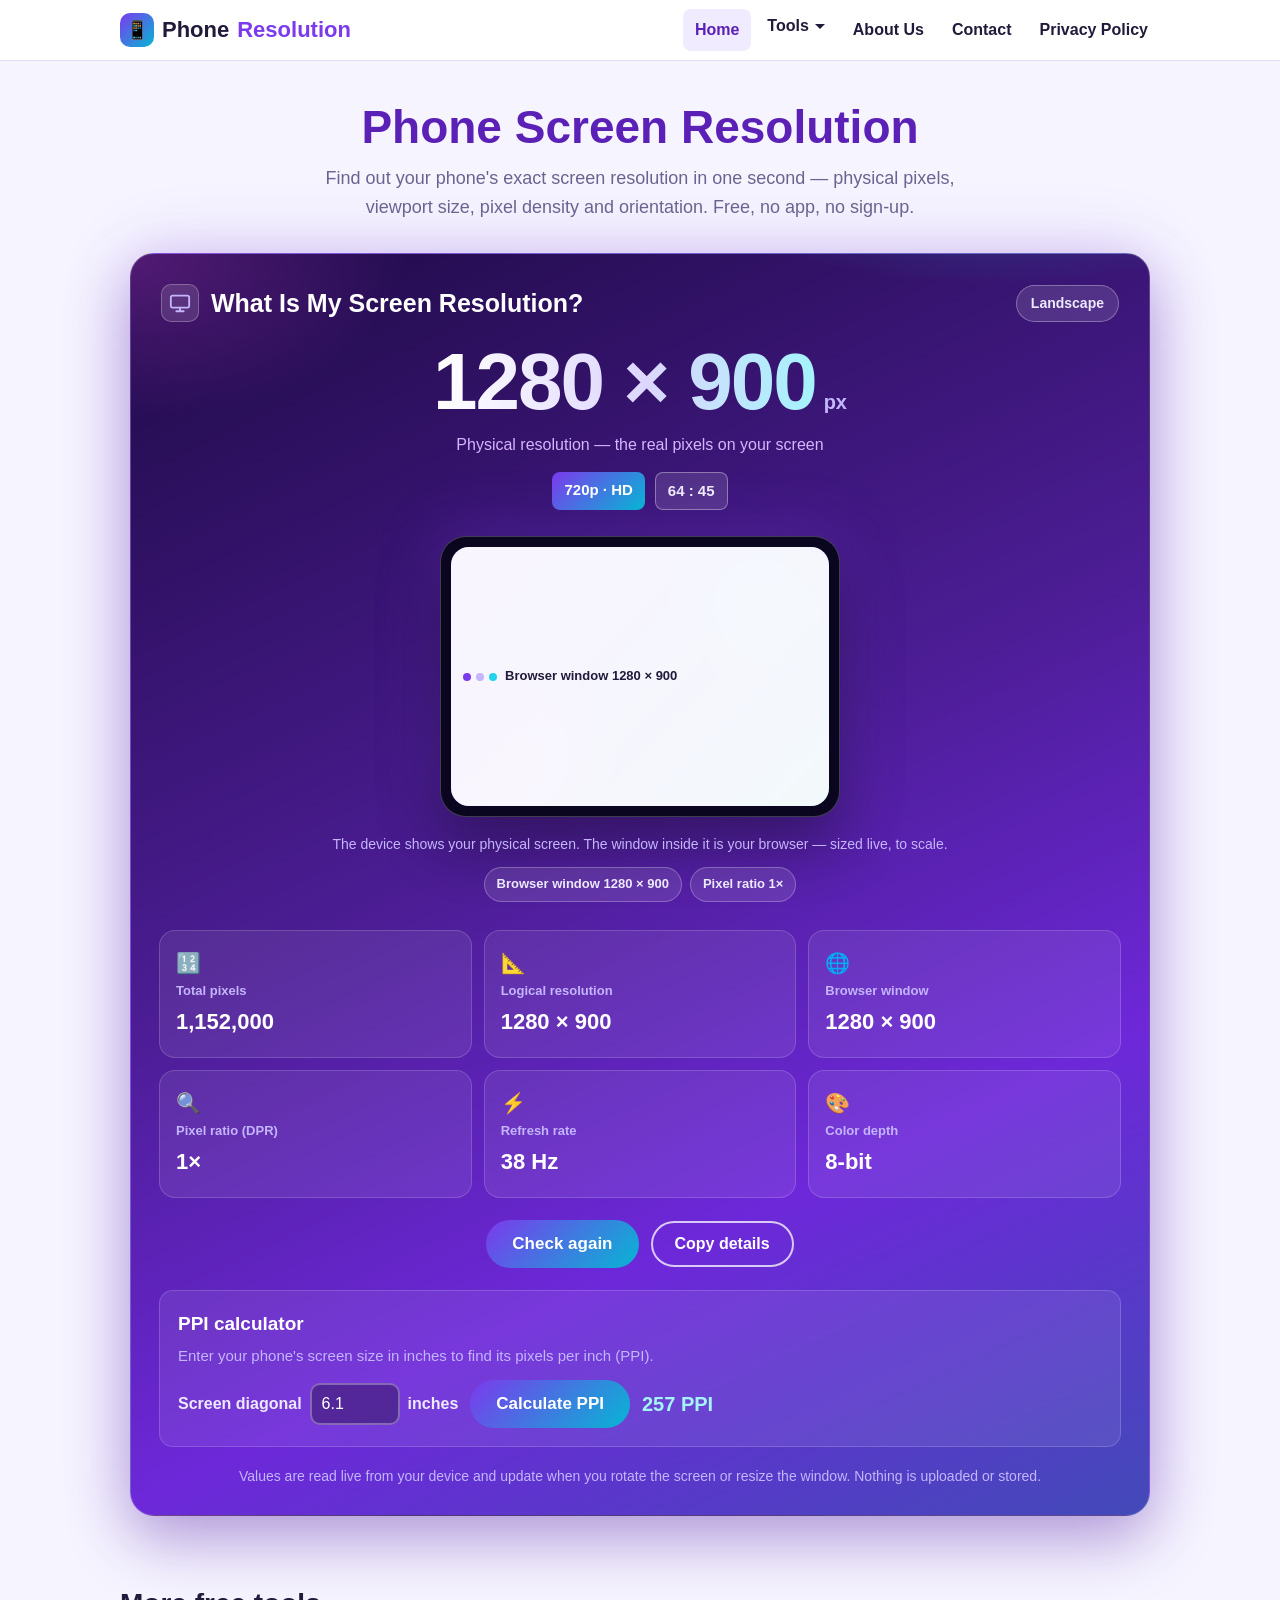
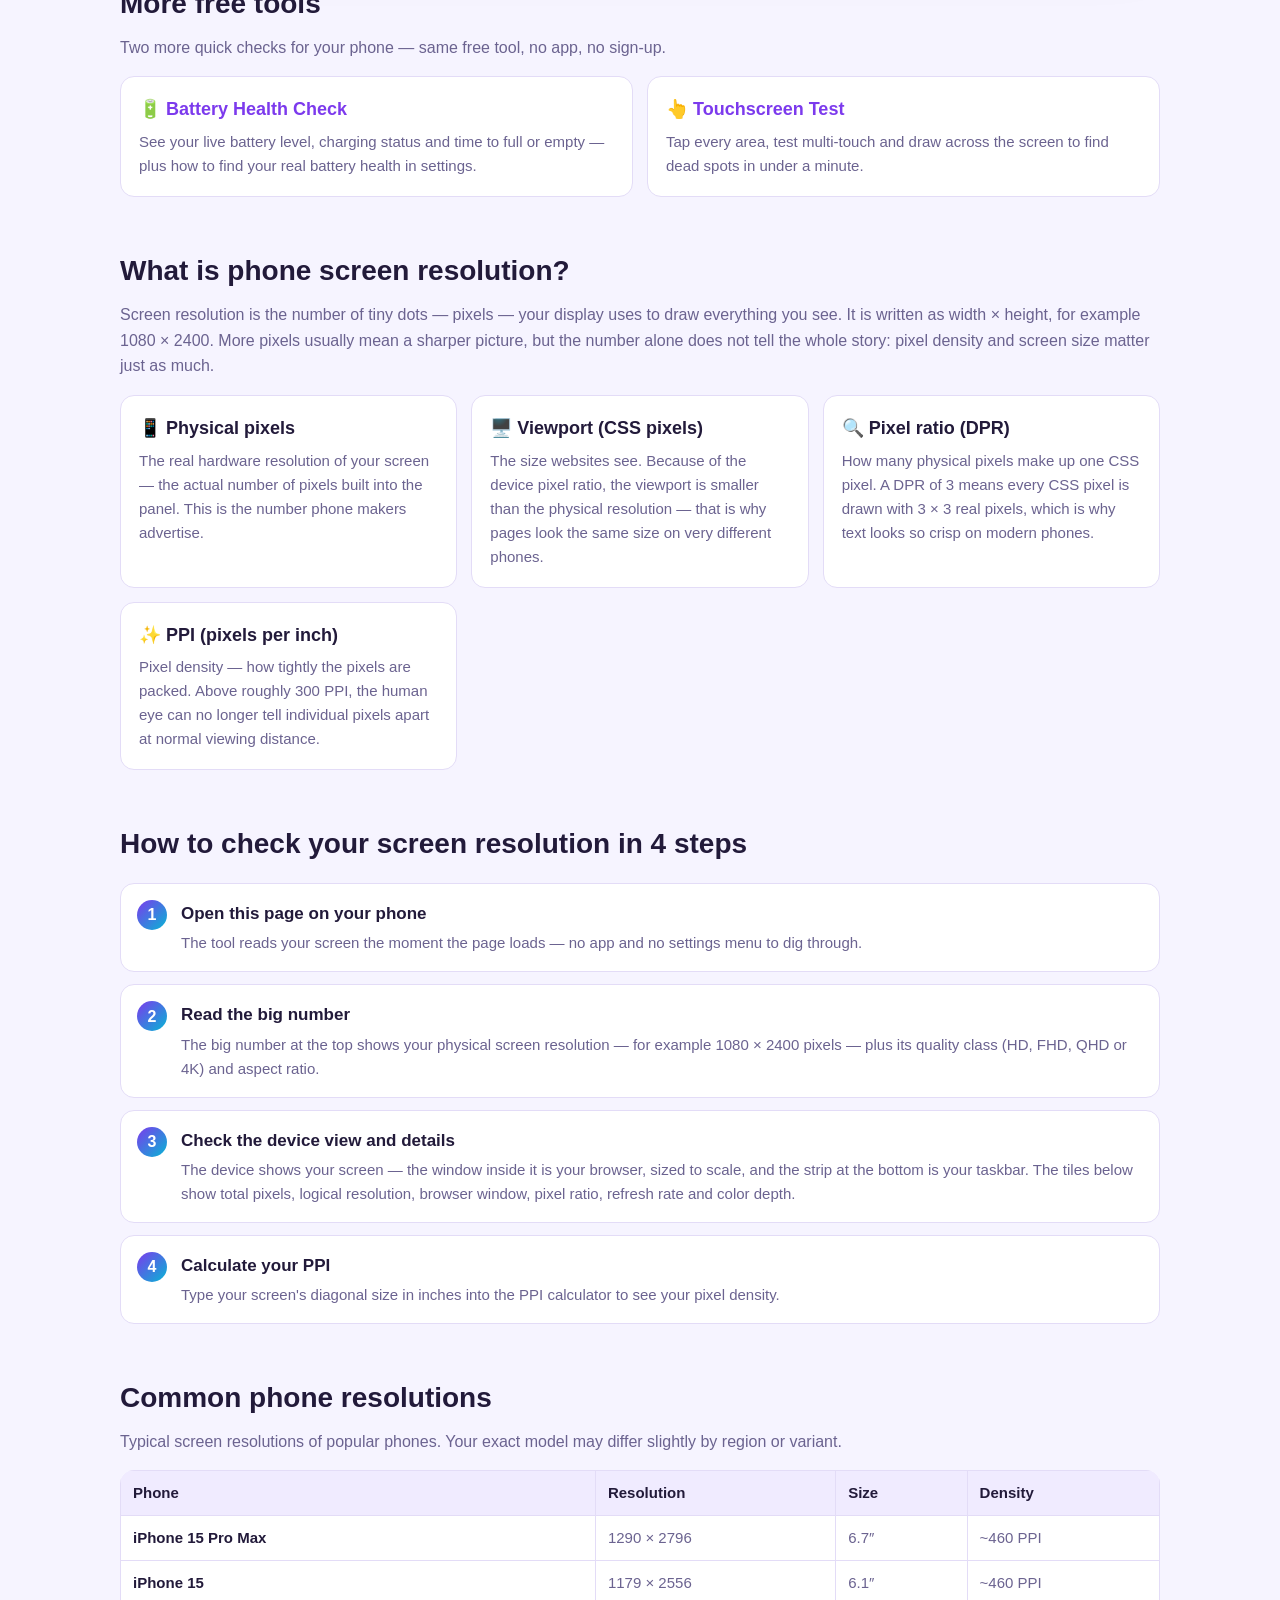
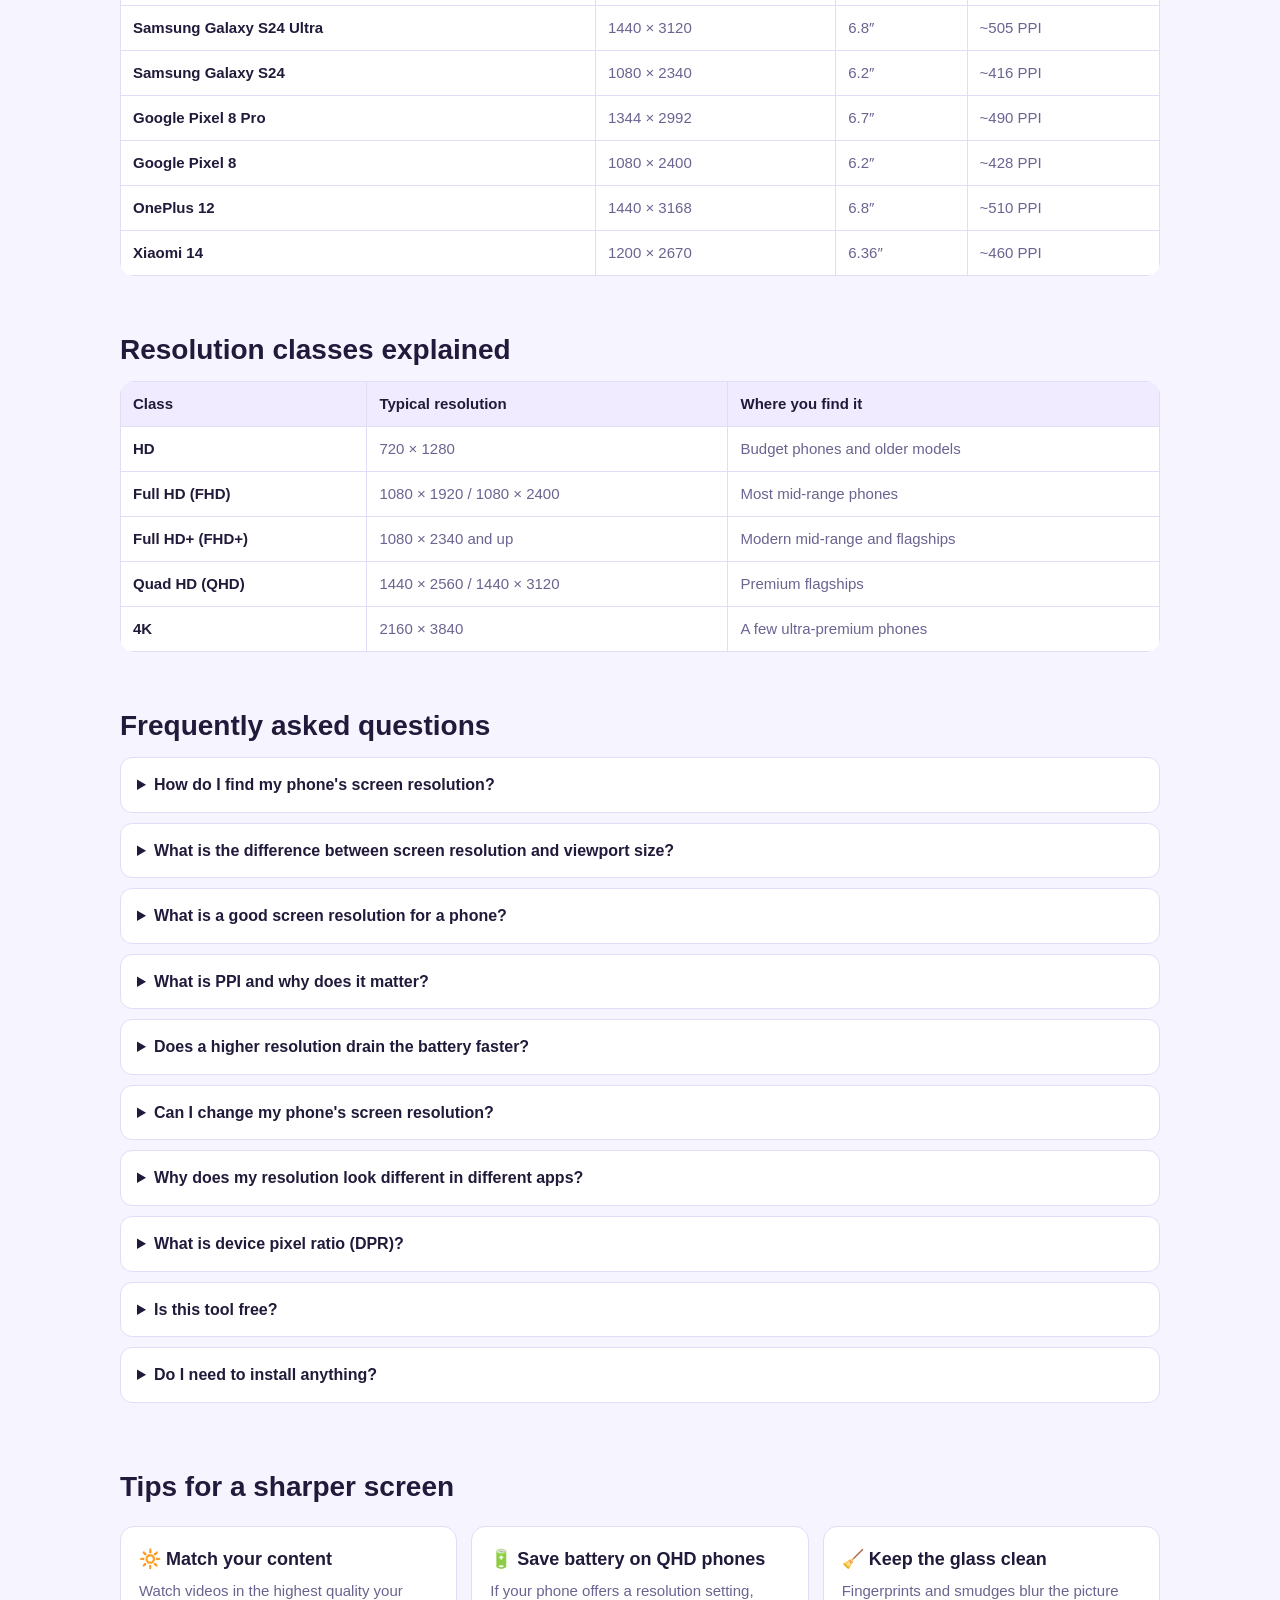
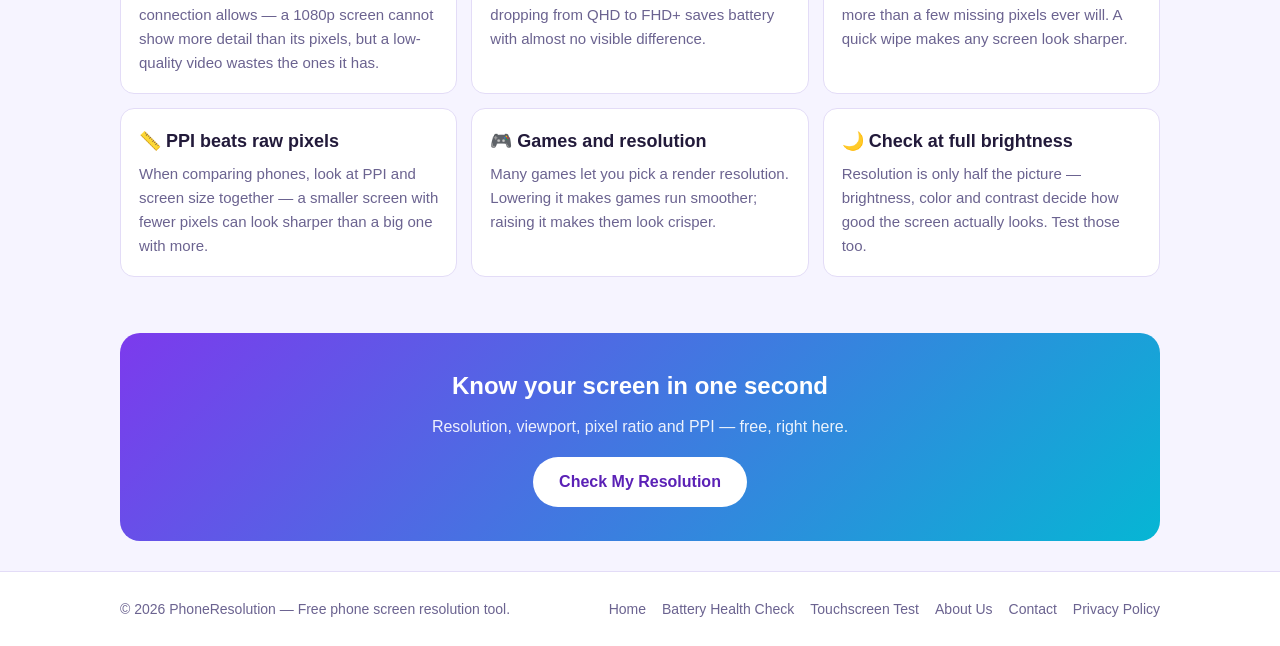
<file: index.html>
<!DOCTYPE html>
<html lang="en">
<head>
<meta charset="UTF-8">
<meta name="viewport" content="width=device-width, initial-scale=1.0">
<title>Phone Screen Resolution - Check Screen Size &amp; DPI (Free)</title>
<meta name="description" content="Check your phone screen resolution instantly — screen size, viewport, DPI, PPI and orientation. Free online tool, no app or download needed.">
<meta name="google-site-verification" content="_-BRUVU3ety-sxMiKPLYXIAc3S__Jb0sioMftiq5Fuo" />
<!-- Google tag (gtag.js) -->
<script async src="https://www.googletagmanager.com/gtag/js?id=G-YL931J847S"></script>
<script>
  window.dataLayer = window.dataLayer || [];
  function gtag(){dataLayer.push(arguments);}
  gtag('js', new Date());
  gtag('config', 'G-YL931J847S');
</script>
<meta name="keywords" content="phone screen resolution, check screen resolution, screen size, screen resolution test, mobile resolution, DPI, PPI, viewport size">
<link rel="canonical" href="https://phonescreenresolution.github.io/">
<meta property="og:title" content="Phone Screen Resolution - Check Screen Size & DPI (Free)">
<meta property="og:description" content="Instantly see your phone's screen resolution, viewport size, pixel ratio and PPI — free, no app needed.">
<meta property="og:type" content="website">
<meta property="og:url" content="https://phonescreenresolution.github.io/">
<link rel="stylesheet" href="styles.css">
<link rel="icon" href="data:image/svg+xml,<svg xmlns='http://www.w3.org/2000/svg' viewBox='0 0 100 100'><text y='.9em' font-size='90'>📱</text></svg>">
</head>
<body>
<header class="site">
  <div class="wrap">
    <a class="logo" href="index.html"><span class="mark">📱</span>Phone<b>Resolution</b></a>
    <button type="button" class="menu-btn" id="menuBtn" aria-label="Menu" aria-expanded="false"><span></span><span></span><span></span></button>
    <nav class="main">
      <a href="index.html" class="active">Home</a>
      <div class="nav-drop">
        <button type="button" class="nav-drop-btn" aria-expanded="false" aria-haspopup="true">Tools <span class="caret" aria-hidden="true"></span></button>
        <div class="nav-drop-menu">
          <a href="battery-health-check.html">Battery Health Check</a>
          <a href="touchscreen-test.html">Touchscreen Test</a>
        </div>
      </div>
      <a href="about.html">About Us</a>
      <a href="contact.html">Contact</a>
      <a href="privacy-policy.html">Privacy Policy</a>
    </nav>
  </div>
</header>

<main class="wrap">
  <div class="hero">
    <h1>Phone Screen Resolution</h1>
    <p class="lede">Find out your phone's exact screen resolution in one second — physical pixels, viewport size, pixel density and orientation. Free, no app, no sign-up.</p>
  </div>

  <!-- Tool — directly under the H1 -->
  <div class="tool" id="tool">
    <div class="res-head">
      <span class="res-icon" aria-hidden="true"><svg viewBox="0 0 24 24" width="22" height="22" fill="none" stroke="#c4b5fd" stroke-width="2" stroke-linecap="round" stroke-linejoin="round"><rect x="2" y="4" width="20" height="13" rx="2"/><path d="M8 21h8M12 17v4"/></svg></span>
      <h2>What Is My Screen Resolution?</h2>
      <span class="orient-pill" id="orientPill">—</span>
    </div>

    <div class="hero-res">
      <div class="hero-res-num"><span id="physRes">— × —</span><small>px</small></div>
      <p class="hero-res-label">Physical resolution — the real pixels on your screen</p>
      <div class="hero-badges">
        <span class="badge badge-class" id="classBadge">—</span>
        <span class="badge badge-aspect" id="aspectBadge">—</span>
      </div>
    </div>

    <div class="device-stage">
      <div class="device" id="deviceFrame" role="img" aria-label="Your screen shown as a device">
        <div class="device-screen">
          <div class="device-window" id="deviceWindow">
            <span class="win-dots" aria-hidden="true"><i></i><i></i><i></i></span>
            <span class="win-label" id="deviceWinLabel">Browser window</span>
          </div>
          <div class="device-taskbar" id="deviceTaskbar"></div>
        </div>
      </div>
      <p class="device-caption">The device shows your physical screen. The window inside it is your browser — sized live, to scale.</p>
      <div class="device-legend">
        <span class="chip" id="legendWindow">Browser window —</span>
        <span class="chip" id="legendTask">Taskbar —</span>
        <span class="chip" id="legendDpr">Pixel ratio —</span>
      </div>
    </div>

    <div class="stat-grid">
      <div class="stat"><span class="s-ico" aria-hidden="true">🔢</span><span class="s-name">Total pixels</span><b id="sTotal">—</b></div>
      <div class="stat"><span class="s-ico" aria-hidden="true">📐</span><span class="s-name">Logical resolution</span><b id="sLogical">—</b></div>
      <div class="stat"><span class="s-ico" aria-hidden="true">🌐</span><span class="s-name">Browser window</span><b id="sWindow">—</b></div>
      <div class="stat"><span class="s-ico" aria-hidden="true">🔍</span><span class="s-name">Pixel ratio (DPR)</span><b id="sDpr">—</b></div>
      <div class="stat"><span class="s-ico" aria-hidden="true">⚡</span><span class="s-name">Refresh rate</span><b id="sRefresh">—</b></div>
      <div class="stat"><span class="s-ico" aria-hidden="true">🎨</span><span class="s-name">Color depth</span><b id="sDepth">—</b></div>
    </div>
    <div class="tool-actions">
      <button type="button" class="btn-main" id="refreshBtn">Check again</button>
      <button type="button" class="btn-ghost" id="copyBtn">Copy details</button>
      <span class="copied" id="copiedMsg" hidden>Copied ✓</span>
    </div>
    <div class="ppi-box">
      <h3>PPI calculator</h3>
      <p>Enter your phone's screen size in inches to find its pixels per inch (PPI).</p>
      <div class="ppi-row">
        <label>Screen diagonal <input type="number" id="diagInput" value="6.1" min="1" max="20" step="0.1"> inches</label>
        <button type="button" class="btn-main" id="ppiBtn">Calculate PPI</button>
        <span class="ppi-result" id="ppiResult">— PPI</span>
      </div>
    </div>
    <p class="tool-note">Values are read live from your device and update when you rotate the screen or resize the window. Nothing is uploaded or stored.</p>
  </div>

  <section class="block">
    <h2>More free tools</h2>
    <p class="intro">Two more quick checks for your phone — same free tool, no app, no sign-up.</p>
    <div class="cards">
      <div class="card">
        <h3>🔋 <a href="battery-health-check.html">Battery Health Check</a></h3>
        <p>See your live battery level, charging status and time to full or empty — plus how to find your real battery health in settings.</p>
      </div>
      <div class="card">
        <h3>👆 <a href="touchscreen-test.html">Touchscreen Test</a></h3>
        <p>Tap every area, test multi-touch and draw across the screen to find dead spots in under a minute.</p>
      </div>
    </div>
  </section>

  <section class="block">
    <h2>What is phone screen resolution?</h2>
    <p class="intro">Screen resolution is the number of tiny dots — pixels — your display uses to draw everything you see. It is written as width × height, for example 1080 × 2400. More pixels usually mean a sharper picture, but the number alone does not tell the whole story: pixel density and screen size matter just as much.</p>
    <div class="cards">
      <div class="card">
        <h3>📱 Physical pixels</h3>
        <p>The real hardware resolution of your screen — the actual number of pixels built into the panel. This is the number phone makers advertise.</p>
      </div>
      <div class="card">
        <h3>🖥️ Viewport (CSS pixels)</h3>
        <p>The size websites see. Because of the device pixel ratio, the viewport is smaller than the physical resolution — that is why pages look the same size on very different phones.</p>
      </div>
      <div class="card">
        <h3>🔍 Pixel ratio (DPR)</h3>
        <p>How many physical pixels make up one CSS pixel. A DPR of 3 means every CSS pixel is drawn with 3 × 3 real pixels, which is why text looks so crisp on modern phones.</p>
      </div>
      <div class="card">
        <h3>✨ PPI (pixels per inch)</h3>
        <p>Pixel density — how tightly the pixels are packed. Above roughly 300 PPI, the human eye can no longer tell individual pixels apart at normal viewing distance.</p>
      </div>
    </div>
  </section>

  <section class="block">
    <h2>How to check your screen resolution in 4 steps</h2>
    <ol class="steps">
      <li><h3>Open this page on your phone</h3><p>The tool reads your screen the moment the page loads — no app and no settings menu to dig through.</p></li>
      <li><h3>Read the big number</h3><p>The big number at the top shows your physical screen resolution — for example 1080 × 2400 pixels — plus its quality class (HD, FHD, QHD or 4K) and aspect ratio.</p></li>
      <li><h3>Check the device view and details</h3><p>The device shows your screen — the window inside it is your browser, sized to scale, and the strip at the bottom is your taskbar. The tiles below show total pixels, logical resolution, browser window, pixel ratio, refresh rate and color depth.</p></li>
      <li><h3>Calculate your PPI</h3><p>Type your screen's diagonal size in inches into the PPI calculator to see your pixel density.</p></li>
    </ol>
  </section>

  <section class="block">
    <h2>Common phone resolutions</h2>
    <p class="intro">Typical screen resolutions of popular phones. Your exact model may differ slightly by region or variant.</p>
    <table class="compare">
      <tr><th>Phone</th><th>Resolution</th><th>Size</th><th>Density</th></tr>
      <tr><td>iPhone 15 Pro Max</td><td>1290 × 2796</td><td>6.7″</td><td>~460 PPI</td></tr>
      <tr><td>iPhone 15</td><td>1179 × 2556</td><td>6.1″</td><td>~460 PPI</td></tr>
      <tr><td>Samsung Galaxy S24 Ultra</td><td>1440 × 3120</td><td>6.8″</td><td>~505 PPI</td></tr>
      <tr><td>Samsung Galaxy S24</td><td>1080 × 2340</td><td>6.2″</td><td>~416 PPI</td></tr>
      <tr><td>Google Pixel 8 Pro</td><td>1344 × 2992</td><td>6.7″</td><td>~490 PPI</td></tr>
      <tr><td>Google Pixel 8</td><td>1080 × 2400</td><td>6.2″</td><td>~428 PPI</td></tr>
      <tr><td>OnePlus 12</td><td>1440 × 3168</td><td>6.8″</td><td>~510 PPI</td></tr>
      <tr><td>Xiaomi 14</td><td>1200 × 2670</td><td>6.36″</td><td>~460 PPI</td></tr>
    </table>
  </section>

  <section class="block">
    <h2>Resolution classes explained</h2>
    <table class="compare">
      <tr><th>Class</th><th>Typical resolution</th><th>Where you find it</th></tr>
      <tr><td>HD</td><td>720 × 1280</td><td>Budget phones and older models</td></tr>
      <tr><td>Full HD (FHD)</td><td>1080 × 1920 / 1080 × 2400</td><td>Most mid-range phones</td></tr>
      <tr><td>Full HD+ (FHD+)</td><td>1080 × 2340 and up</td><td>Modern mid-range and flagships</td></tr>
      <tr><td>Quad HD (QHD)</td><td>1440 × 2560 / 1440 × 3120</td><td>Premium flagships</td></tr>
      <tr><td>4K</td><td>2160 × 3840</td><td>A few ultra-premium phones</td></tr>
    </table>
  </section>

  <section class="block faq">
    <h2>Frequently asked questions</h2>
    <details><summary>How do I find my phone's screen resolution?</summary>
    <p>Open this page on your phone — the tool shows your resolution instantly at the top. No app, no settings, no download. You can also find it in your phone's Settings under About phone, but the exact menu name differs by brand.</p></details>
    <details><summary>What is the difference between screen resolution and viewport size?</summary>
    <p>Screen resolution is the physical number of pixels on your display. Viewport size is the size in CSS pixels that websites use to lay out pages. Because of the device pixel ratio, the viewport is smaller — for example, a phone with a 1179 × 2556 screen may report a viewport of 393 × 852 CSS pixels.</p></details>
    <details><summary>What is a good screen resolution for a phone?</summary>
    <p>For most people, Full HD (1080p) is plenty sharp on a phone-sized screen. Quad HD (1440p) looks slightly crisper on large phones, mainly for VR and very close viewing. Above 1080p the difference is hard to notice in everyday use.</p></details>
    <details><summary>What is PPI and why does it matter?</summary>
    <p>PPI means pixels per inch — how densely pixels are packed. Higher PPI means sharper text and images. Around 300 PPI is the point where individual pixels become invisible to the eye at normal distance; most modern phones are well above 400 PPI.</p></details>
    <details><summary>Does a higher resolution drain the battery faster?</summary>
    <p>Yes, a little. More pixels mean the processor and graphics chip work harder, especially in games and video. Some phones let you lower the resolution in Settings to save battery.</p></details>
    <details><summary>Can I change my phone's screen resolution?</summary>
    <p>On many Android phones you can: look in Settings under Display for "Screen resolution" and pick HD+, FHD+ or QHD+. On iPhones the resolution is fixed and cannot be changed.</p></details>
    <details><summary>Why does my resolution look different in different apps?</summary>
    <p>Some apps and games render at a lower resolution to run faster, and some phones switch resolution automatically to save battery. This tool reads the real hardware resolution, so it is the number to trust.</p></details>
    <details><summary>What is device pixel ratio (DPR)?</summary>
    <p>DPR tells you how many physical pixels are used for each CSS pixel. A DPR of 2 means 2 × 2 real pixels per CSS pixel; a DPR of 3 means 3 × 3. Higher DPR gives sharper text and images.</p></details>
    <details><summary>Is this tool free?</summary>
    <p>Yes, completely free. The resolution check, the details and the PPI calculator are all free, with no limits and no account.</p></details>
    <details><summary>Do I need to install anything?</summary>
    <p>No. This is a web tool — everything runs in your browser on any phone, tablet or computer. Nothing is installed, uploaded or stored.</p></details>
  </section>

  <section class="block">
    <h2>Tips for a sharper screen</h2>
    <div class="cards">
      <div class="card"><h3>🔆 Match your content</h3><p>Watch videos in the highest quality your connection allows — a 1080p screen cannot show more detail than its pixels, but a low-quality video wastes the ones it has.</p></div>
      <div class="card"><h3>🔋 Save battery on QHD phones</h3><p>If your phone offers a resolution setting, dropping from QHD to FHD+ saves battery with almost no visible difference.</p></div>
      <div class="card"><h3>🧹 Keep the glass clean</h3><p>Fingerprints and smudges blur the picture more than a few missing pixels ever will. A quick wipe makes any screen look sharper.</p></div>
      <div class="card"><h3>📏 PPI beats raw pixels</h3><p>When comparing phones, look at PPI and screen size together — a smaller screen with fewer pixels can look sharper than a big one with more.</p></div>
      <div class="card"><h3>🎮 Games and resolution</h3><p>Many games let you pick a render resolution. Lowering it makes games run smoother; raising it makes them look crisper.</p></div>
      <div class="card"><h3>🌙 Check at full brightness</h3><p>Resolution is only half the picture — brightness, color and contrast decide how good the screen actually looks. Test those too.</p></div>
    </div>
  </section>

  <div class="cta">
    <h2>Know your screen in one second</h2>
    <p>Resolution, viewport, pixel ratio and PPI — free, right here.</p>
    <a class="btn" href="#tool">Check My Resolution</a>
  </div>
</main>

<footer class="site">
  <div class="wrap">
    <span>© 2026 PhoneResolution — Free phone screen resolution tool.</span>
    <nav>
      <a href="index.html">Home</a>
      <a href="battery-health-check.html">Battery Health Check</a>
      <a href="touchscreen-test.html">Touchscreen Test</a>
      <a href="about.html">About Us</a>
      <a href="contact.html">Contact</a>
      <a href="privacy-policy.html">Privacy Policy</a>
    </nav>
  </div>
</footer>
<script>
/* Tools dropdown: click to toggle, closes when clicking elsewhere. */
(function () {
  var drop = document.querySelector('.nav-drop');
  if (!drop) return;
  var btn = drop.querySelector('.nav-drop-btn');
  btn.addEventListener('click', function (e) {
    e.stopPropagation();
    var open = drop.classList.toggle('open');
    btn.setAttribute('aria-expanded', open ? 'true' : 'false');
  });
  document.addEventListener('click', function (e) {
    if (!drop.contains(e.target)) {
      drop.classList.remove('open');
      btn.setAttribute('aria-expanded', 'false');
    }
  });
  drop.querySelectorAll('.nav-drop-menu a').forEach(function (a) {
    a.addEventListener('click', function () {
      drop.classList.remove('open');
      btn.setAttribute('aria-expanded', 'false');
      var nav = document.querySelector('nav.main');
      var menuBtn = document.getElementById('menuBtn');
      if (nav) nav.classList.remove('open');
      if (menuBtn) { menuBtn.classList.remove('open'); menuBtn.setAttribute('aria-expanded', 'false'); }
    });
  });
})();
</script>
<script src="app.js"></script>
</body>
</html>
</file>
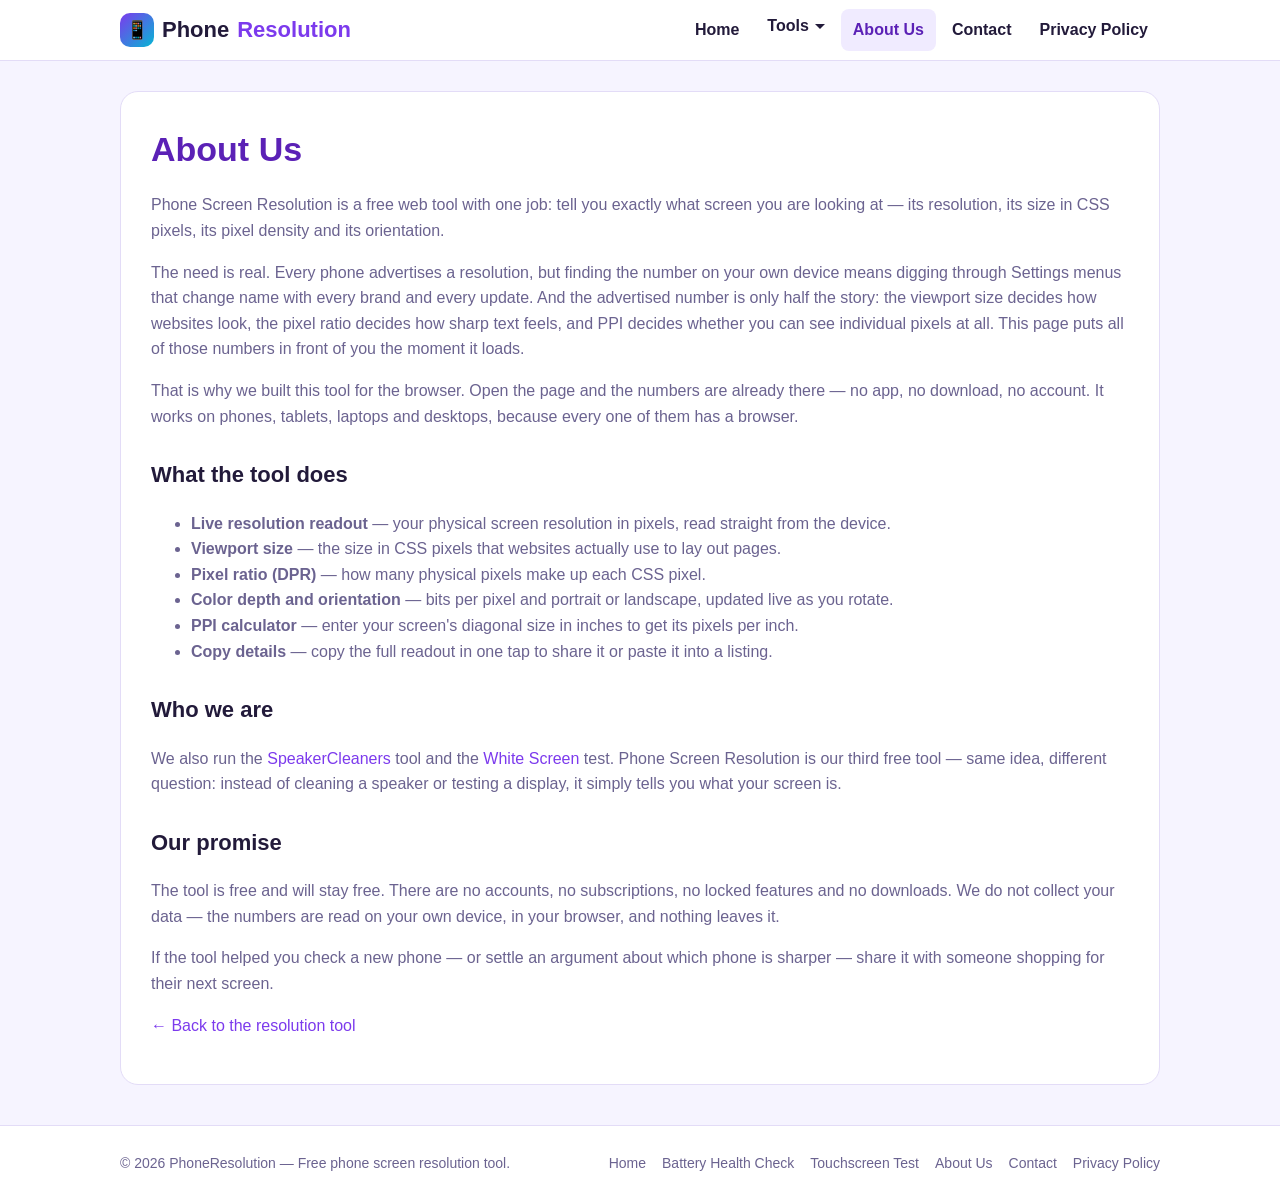
<file: about.html>
<!DOCTYPE html>
<html lang="en">
<head>
<meta charset="UTF-8">
<meta name="viewport" content="width=device-width, initial-scale=1.0">
<title>About Us - Phone Screen Resolution</title>
<meta name="description" content="About Phone Screen Resolution — a free tool that instantly shows your phone's screen resolution, viewport size, pixel ratio and PPI, right in your browser.">
<meta name="google-site-verification" content="_-BRUVU3ety-sxMiKPLYXIAc3S__Jb0sioMftiq5Fuo" />
<!-- Google tag (gtag.js) -->
<script async src="https://www.googletagmanager.com/gtag/js?id=G-YL931J847S"></script>
<script>
  window.dataLayer = window.dataLayer || [];
  function gtag(){dataLayer.push(arguments);}
  gtag('js', new Date());
  gtag('config', 'G-YL931J847S');
</script>
<link rel="stylesheet" href="styles.css">
<link rel="icon" href="data:image/svg+xml,<svg xmlns='http://www.w3.org/2000/svg' viewBox='0 0 100 100'><text y='.9em' font-size='90'>📱</text></svg>">
</head>
<body>
<header class="site">
  <div class="wrap">
    <a class="logo" href="index.html"><span class="mark">📱</span>Phone<b>Resolution</b></a>
    <button type="button" class="menu-btn" id="menuBtn" aria-label="Menu" aria-expanded="false"><span></span><span></span><span></span></button>
    <nav class="main">
      <a href="index.html">Home</a>
      <div class="nav-drop">
        <button type="button" class="nav-drop-btn" aria-expanded="false" aria-haspopup="true">Tools <span class="caret" aria-hidden="true"></span></button>
        <div class="nav-drop-menu">
          <a href="battery-health-check.html">Battery Health Check</a>
          <a href="touchscreen-test.html">Touchscreen Test</a>
        </div>
      </div>
      <a href="about.html" class="active">About Us</a>
      <a href="contact.html">Contact</a>
      <a href="privacy-policy.html">Privacy Policy</a>
    </nav>
  </div>
</header>
<main class="wrap">
  <div class="page">
    <h1>About Us</h1>
    <p>Phone Screen Resolution is a free web tool with one job: tell you exactly what screen you are looking at — its resolution, its size in CSS pixels, its pixel density and its orientation.</p>
    <p>The need is real. Every phone advertises a resolution, but finding the number on your own device means digging through Settings menus that change name with every brand and every update. And the advertised number is only half the story: the viewport size decides how websites look, the pixel ratio decides how sharp text feels, and PPI decides whether you can see individual pixels at all. This page puts all of those numbers in front of you the moment it loads.</p>
    <p>That is why we built this tool for the browser. Open the page and the numbers are already there — no app, no download, no account. It works on phones, tablets, laptops and desktops, because every one of them has a browser.</p>
    <h2>What the tool does</h2>
    <ul>
      <li><strong>Live resolution readout</strong> — your physical screen resolution in pixels, read straight from the device.</li>
      <li><strong>Viewport size</strong> — the size in CSS pixels that websites actually use to lay out pages.</li>
      <li><strong>Pixel ratio (DPR)</strong> — how many physical pixels make up each CSS pixel.</li>
      <li><strong>Color depth and orientation</strong> — bits per pixel and portrait or landscape, updated live as you rotate.</li>
      <li><strong>PPI calculator</strong> — enter your screen's diagonal size in inches to get its pixels per inch.</li>
      <li><strong>Copy details</strong> — copy the full readout in one tap to share it or paste it into a listing.</li>
    </ul>
    <h2>Who we are</h2>
    <p>We also run the <a href="https://speakercleaners.github.io/" target="_blank" rel="noopener">SpeakerCleaners</a> tool and the <a href="https://whitescreentest.github.io/" target="_blank" rel="noopener">White Screen</a> test. Phone Screen Resolution is our third free tool — same idea, different question: instead of cleaning a speaker or testing a display, it simply tells you what your screen is.</p>
    <h2>Our promise</h2>
    <p>The tool is free and will stay free. There are no accounts, no subscriptions, no locked features and no downloads. We do not collect your data — the numbers are read on your own device, in your browser, and nothing leaves it.</p>
    <p>If the tool helped you check a new phone — or settle an argument about which phone is sharper — share it with someone shopping for their next screen.</p>
    <p><a href="index.html">← Back to the resolution tool</a></p>
  </div>
</main>
<footer class="site">
  <div class="wrap">
    <span>© 2026 PhoneResolution — Free phone screen resolution tool.</span>
    <nav>
      <a href="index.html">Home</a>
      <a href="battery-health-check.html">Battery Health Check</a>
      <a href="touchscreen-test.html">Touchscreen Test</a>
      <a href="about.html">About Us</a>
      <a href="contact.html">Contact</a>
      <a href="privacy-policy.html">Privacy Policy</a>
    </nav>
  </div>
</footer>
<script>
/* Tools dropdown: click to toggle, closes when clicking elsewhere. */
(function () {
  var drop = document.querySelector('.nav-drop');
  if (!drop) return;
  var btn = drop.querySelector('.nav-drop-btn');
  btn.addEventListener('click', function (e) {
    e.stopPropagation();
    var open = drop.classList.toggle('open');
    btn.setAttribute('aria-expanded', open ? 'true' : 'false');
  });
  document.addEventListener('click', function (e) {
    if (!drop.contains(e.target)) {
      drop.classList.remove('open');
      btn.setAttribute('aria-expanded', 'false');
    }
  });
  drop.querySelectorAll('.nav-drop-menu a').forEach(function (a) {
    a.addEventListener('click', function () {
      drop.classList.remove('open');
      btn.setAttribute('aria-expanded', 'false');
      var nav = document.querySelector('nav.main');
      var menuBtn = document.getElementById('menuBtn');
      if (nav) nav.classList.remove('open');
      if (menuBtn) { menuBtn.classList.remove('open'); menuBtn.setAttribute('aria-expanded', 'false'); }
    });
  });
})();
</script>
<script src="app.js"></script>
</body>
</html>
</file>
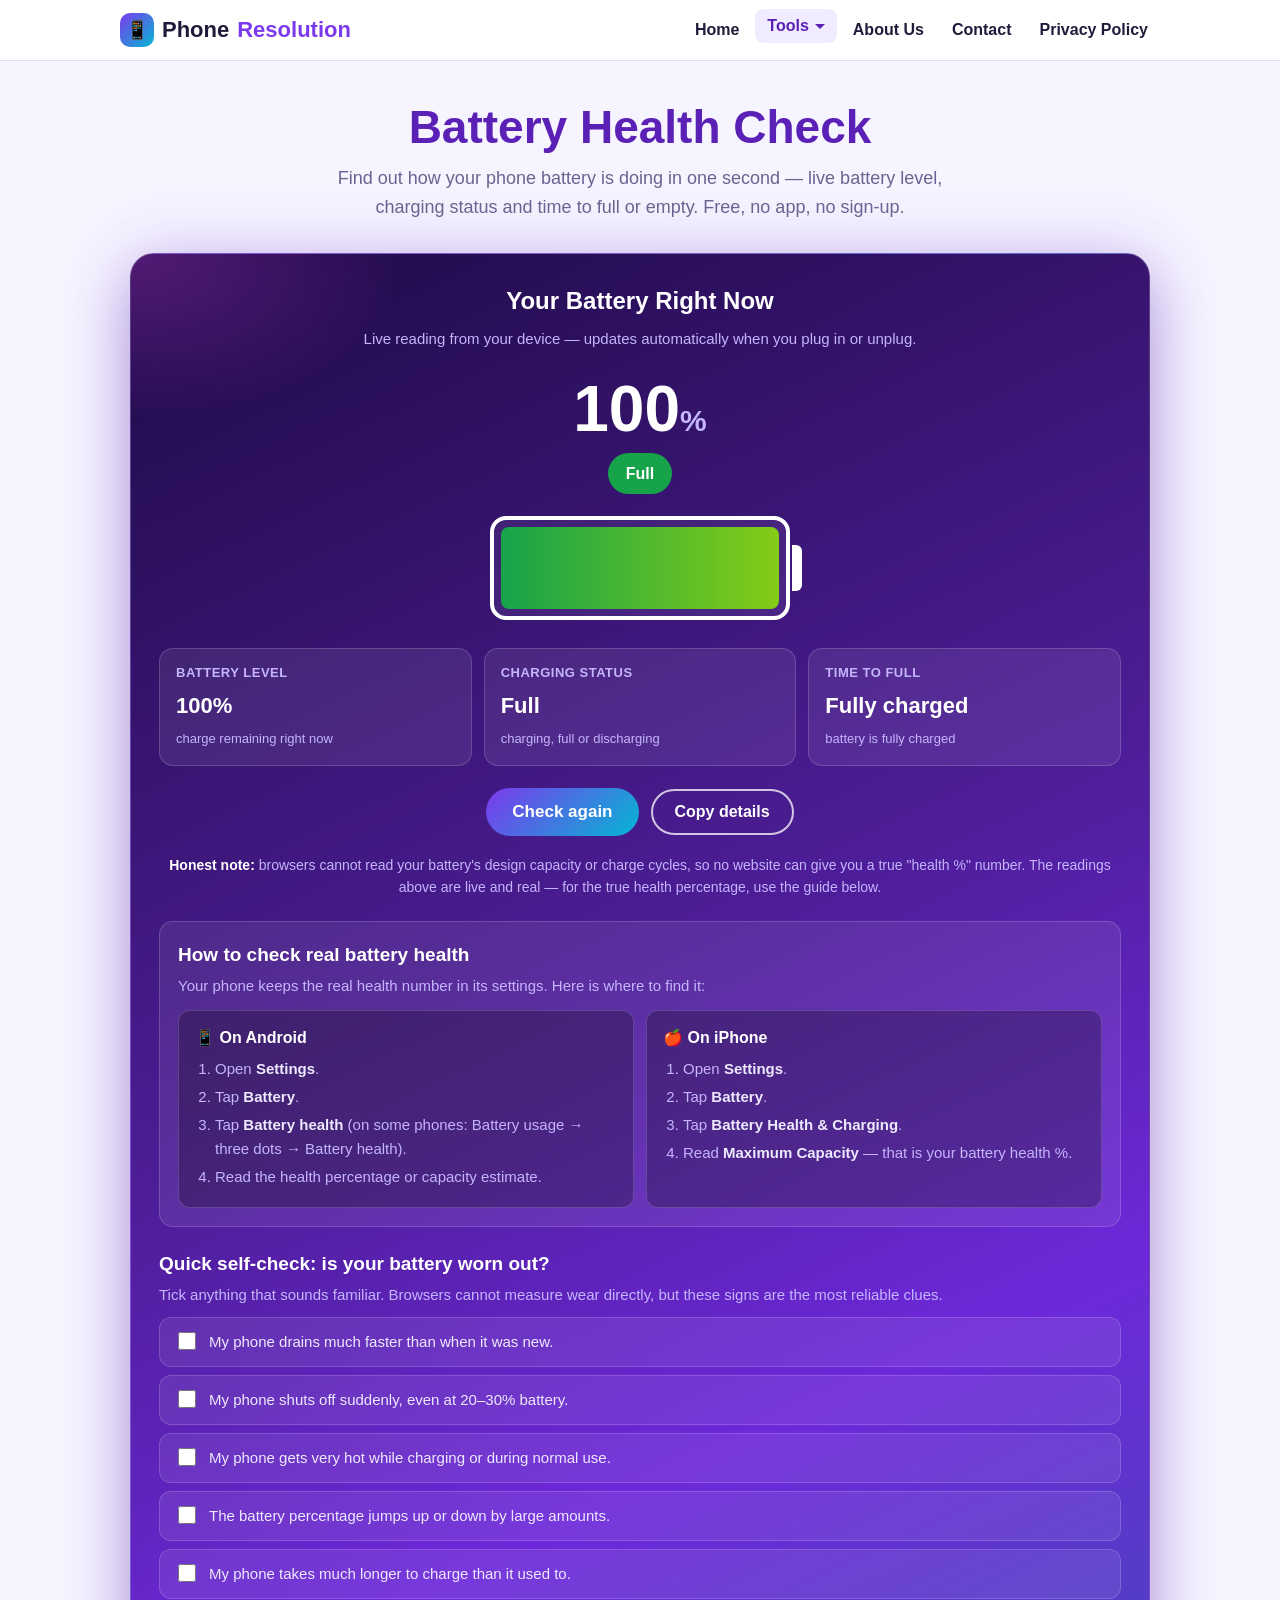
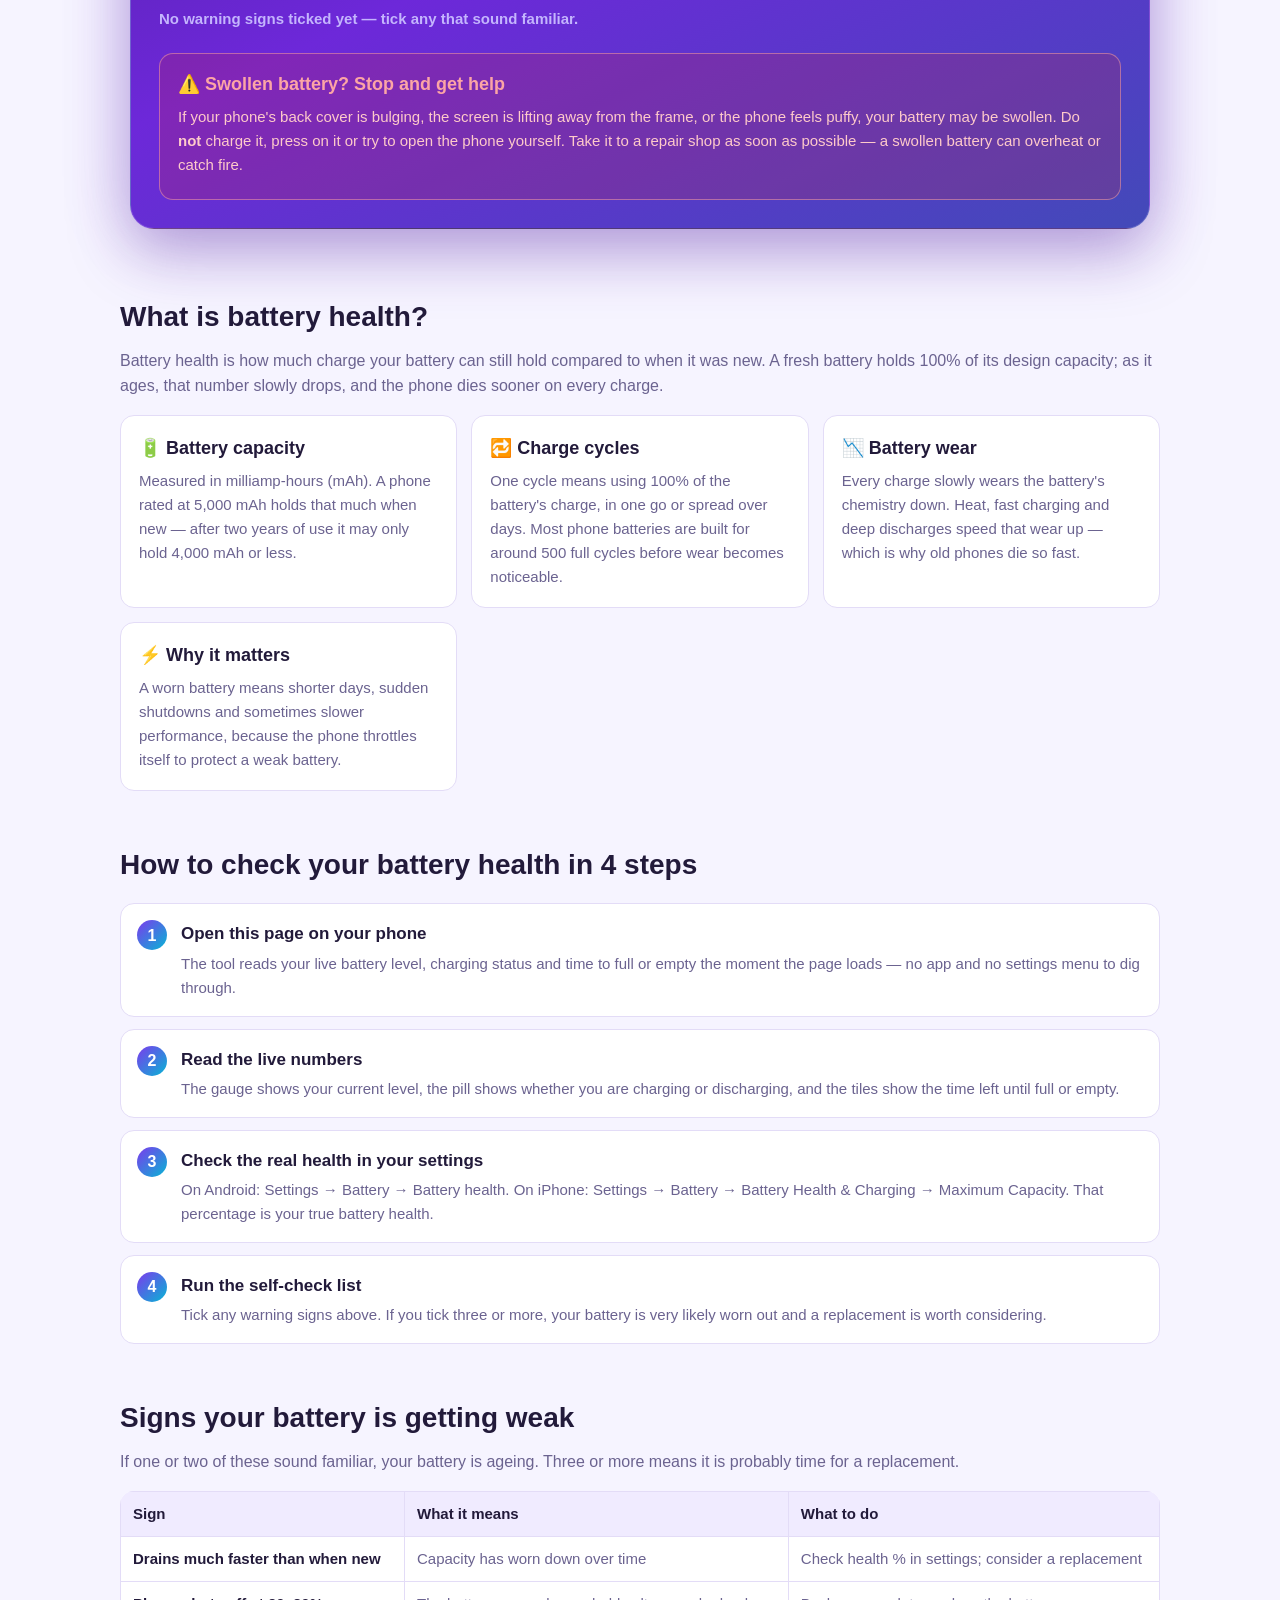
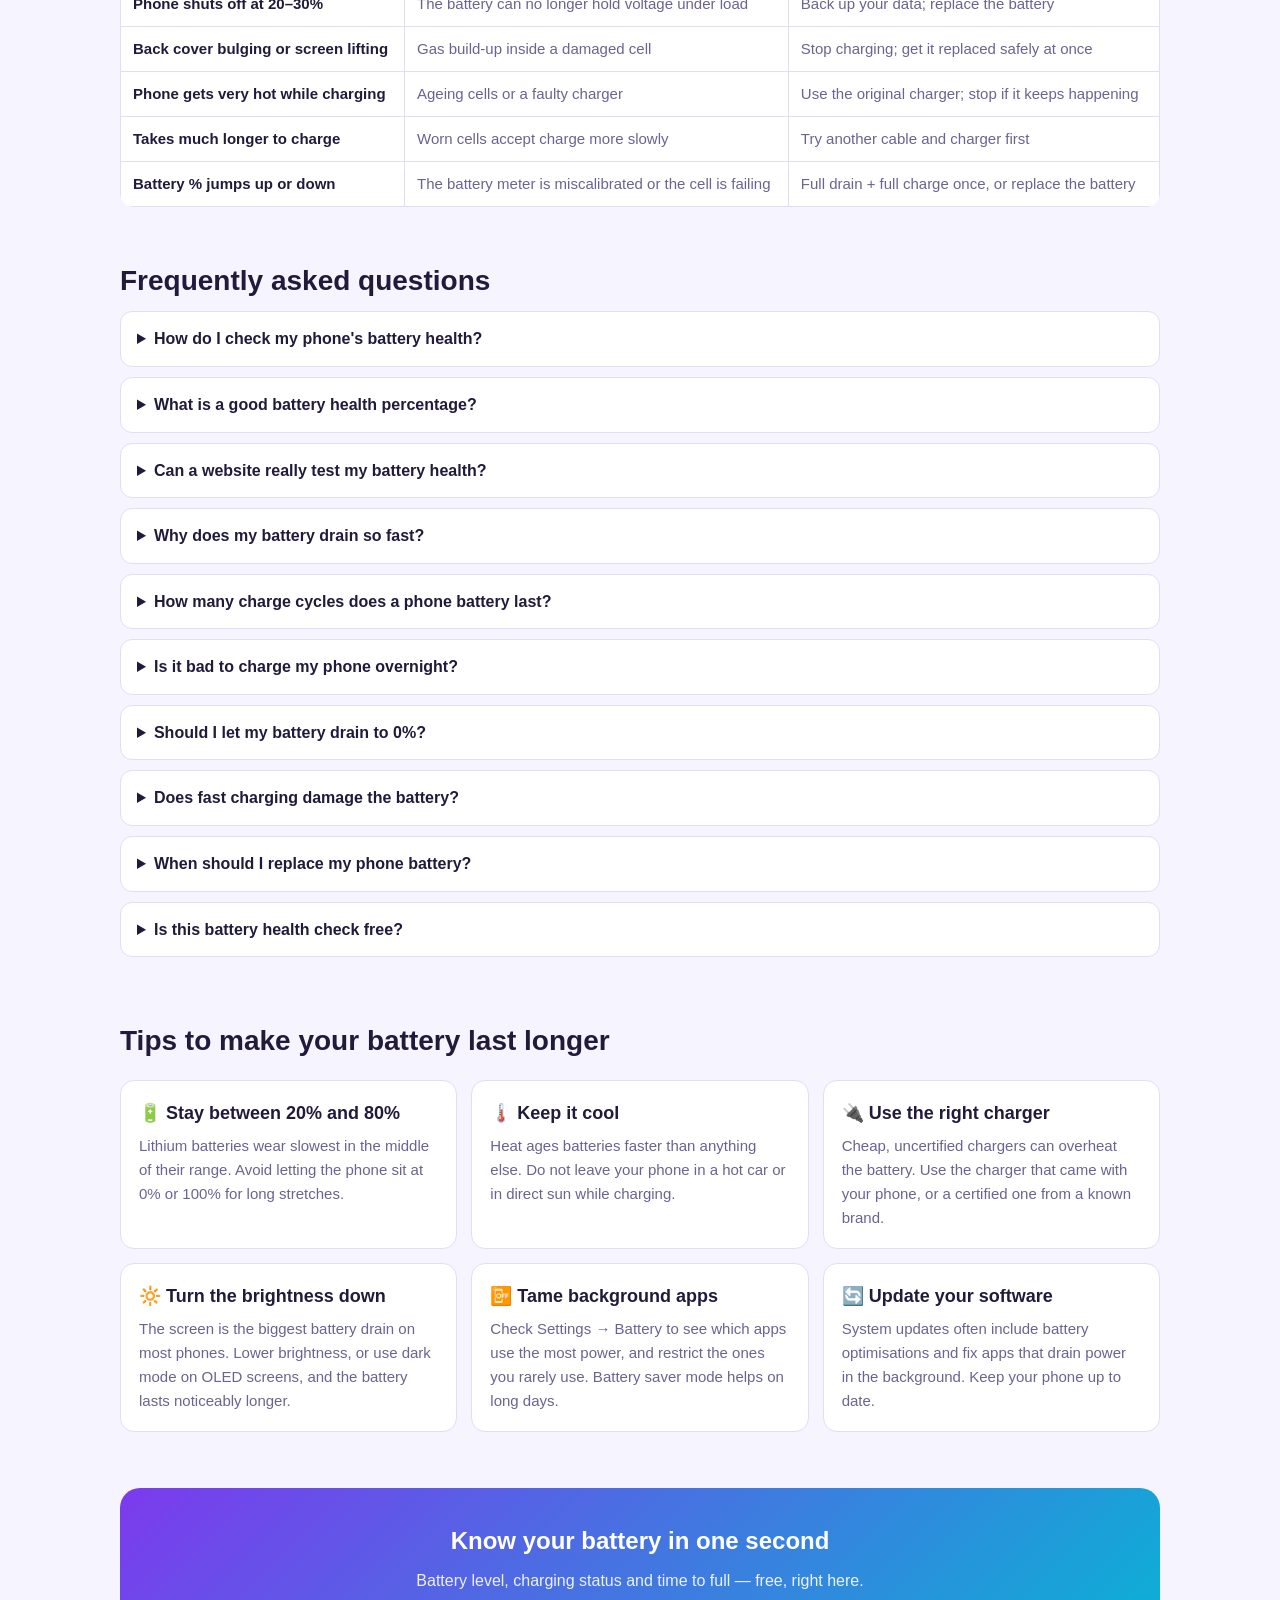
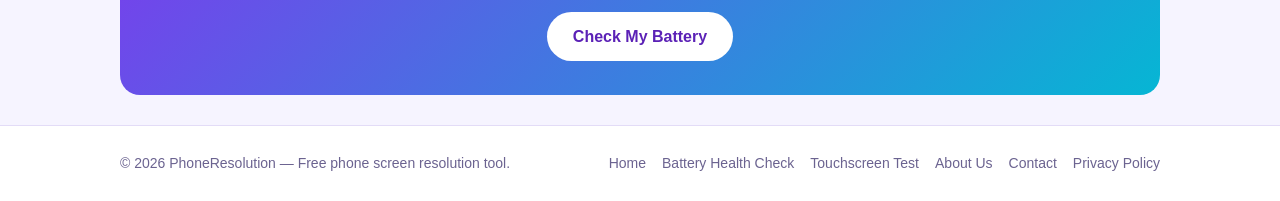
<file: battery-health-check.html>
<!DOCTYPE html>
<html lang="en">
<head>
<meta charset="UTF-8">
<meta name="viewport" content="width=device-width, initial-scale=1.0">
<title>Battery Health Check - Test Phone Battery Health (Free)</title>
<meta name="description" content="Check your phone battery health instantly — live battery level, charging status and time to full or empty, plus a real-health guide. Free, no app needed.">
<meta name="google-site-verification" content="_-BRUVU3ety-sxMiKPLYXIAc3S__Jb0sioMftiq5Fuo" />
<!-- Google tag (gtag.js) -->
<script async src="https://www.googletagmanager.com/gtag/js?id=G-YL931J847S"></script>
<script>
  window.dataLayer = window.dataLayer || [];
  function gtag(){dataLayer.push(arguments);}
  gtag('js', new Date());
  gtag('config', 'G-YL931J847S');
</script>
<meta name="keywords" content="battery health check, check battery health, phone battery test, battery level, charging time, battery wear, battery capacity">
<link rel="canonical" href="https://phonescreenresolution.github.io/battery-health-check.html">
<meta property="og:title" content="Battery Health Check - Test Phone Battery Health (Free)">
<meta property="og:description" content="Instantly see your phone's battery level, charging status and time to full or empty — free, no app needed.">
<meta property="og:type" content="website">
<meta property="og:url" content="https://phonescreenresolution.github.io/battery-health-check.html">
<link rel="stylesheet" href="styles.css">
<link rel="icon" href="data:image/svg+xml,<svg xmlns='http://www.w3.org/2000/svg' viewBox='0 0 100 100'><text y='.9em' font-size='90'>🔋</text></svg>">
</head>
<body>
<header class="site">
  <div class="wrap">
    <a class="logo" href="index.html"><span class="mark">📱</span>Phone<b>Resolution</b></a>
    <button type="button" class="menu-btn" id="menuBtn" aria-label="Menu" aria-expanded="false"><span></span><span></span><span></span></button>
    <nav class="main">
      <a href="index.html">Home</a>
      <div class="nav-drop">
        <button type="button" class="nav-drop-btn active" aria-expanded="false" aria-haspopup="true">Tools <span class="caret" aria-hidden="true"></span></button>
        <div class="nav-drop-menu">
          <a href="battery-health-check.html" class="active">Battery Health Check</a>
          <a href="touchscreen-test.html">Touchscreen Test</a>
        </div>
      </div>
      <a href="about.html">About Us</a>
      <a href="contact.html">Contact</a>
      <a href="privacy-policy.html">Privacy Policy</a>
    </nav>
  </div>
</header>

<main class="wrap">
  <div class="hero">
    <h1>Battery Health Check</h1>
    <p class="lede">Find out how your phone battery is doing in one second — live battery level, charging status and time to full or empty. Free, no app, no sign-up.</p>
  </div>

  <!-- Tool — directly under the H1 -->
  <div class="tool" id="tool">
    <h2>Your Battery Right Now</h2>
    <p class="tool-sub">Live reading from your device — updates automatically when you plug in or unplug.</p>

    <div id="liveTool">
      <div class="gauge">
        <div class="gauge-level" id="gaugeLevel">—<small>%</small></div>
        <div><span class="status-pill discharging" id="statusPill">Reading…</span></div>
        <div class="battery-shape" role="img" aria-label="Battery level gauge"><div class="battery-fill" id="batteryFill"></div></div>
      </div>
      <div class="tiles">
        <div class="tile"><span class="t-name">Battery level</span><b id="tLevel">—</b><span class="t-sub">charge remaining right now</span></div>
        <div class="tile"><span class="t-name">Charging status</span><b id="tStatus">—</b><span class="t-sub">charging, full or discharging</span></div>
        <div class="tile"><span class="t-name" id="tTimeName">Time to empty</span><b id="tTime">—</b><span class="t-sub" id="tTimeSub">until the battery runs out</span></div>
      </div>
      <div class="tool-actions">
        <button type="button" class="btn-main" id="refreshBtn">Check again</button>
        <button type="button" class="btn-ghost" id="copyBtn">Copy details</button>
        <span class="copied" id="copiedMsg" hidden>Copied ✓</span>
      </div>
    </div>

    <div class="unsupported" id="unsupportedBox" hidden>
      <h3>⚠️ Your browser can't share battery data</h3>
      <p>Your browser does not support the Battery Status API, so this page cannot read a live battery level. That is common on iPhones and some desktop browsers. Use the guide below instead — it shows exactly where the real battery health number lives on your phone.</p>
    </div>

    <p class="tool-note" id="toolNote"><strong>Honest note:</strong> browsers cannot read your battery's design capacity or charge cycles, so no website can give you a true "health %" number. The readings above are live and real — for the true health percentage, use the guide below.</p>

    <div class="guide-box">
      <h3>How to check real battery health</h3>
      <p>Your phone keeps the real health number in its settings. Here is where to find it:</p>
      <div class="guide-grid">
        <div class="guide-card">
          <h4>📱 On Android</h4>
          <ol>
            <li>Open <strong>Settings</strong>.</li>
            <li>Tap <strong>Battery</strong>.</li>
            <li>Tap <strong>Battery health</strong> (on some phones: Battery usage → three dots → Battery health).</li>
            <li>Read the health percentage or capacity estimate.</li>
          </ol>
        </div>
        <div class="guide-card">
          <h4>🍎 On iPhone</h4>
          <ol>
            <li>Open <strong>Settings</strong>.</li>
            <li>Tap <strong>Battery</strong>.</li>
            <li>Tap <strong>Battery Health &amp; Charging</strong>.</li>
            <li>Read <strong>Maximum Capacity</strong> — that is your battery health %.</li>
          </ol>
        </div>
      </div>
    </div>

    <div class="selfcheck">
      <h3>Quick self-check: is your battery worn out?</h3>
      <p>Tick anything that sounds familiar. Browsers cannot measure wear directly, but these signs are the most reliable clues.</p>
      <label><input type="checkbox"> My phone drains much faster than when it was new.</label>
      <label><input type="checkbox"> My phone shuts off suddenly, even at 20–30% battery.</label>
      <label><input type="checkbox"> My phone gets very hot while charging or during normal use.</label>
      <label><input type="checkbox"> The battery percentage jumps up or down by large amounts.</label>
      <label><input type="checkbox"> My phone takes much longer to charge than it used to.</label>
      <p class="selfcheck-result" id="selfCheckResult">No warning signs ticked yet — tick any that sound familiar.</p>
    </div>

    <div class="warning-box">
      <h3>⚠️ Swollen battery? Stop and get help</h3>
      <p>If your phone's back cover is bulging, the screen is lifting away from the frame, or the phone feels puffy, your battery may be swollen. Do <strong>not</strong> charge it, press on it or try to open the phone yourself. Take it to a repair shop as soon as possible — a swollen battery can overheat or catch fire.</p>
    </div>
  </div>

  <section class="block">
    <h2>What is battery health?</h2>
    <p class="intro">Battery health is how much charge your battery can still hold compared to when it was new. A fresh battery holds 100% of its design capacity; as it ages, that number slowly drops, and the phone dies sooner on every charge.</p>
    <div class="cards">
      <div class="card">
        <h3>🔋 Battery capacity</h3>
        <p>Measured in milliamp-hours (mAh). A phone rated at 5,000 mAh holds that much when new — after two years of use it may only hold 4,000 mAh or less.</p>
      </div>
      <div class="card">
        <h3>🔁 Charge cycles</h3>
        <p>One cycle means using 100% of the battery's charge, in one go or spread over days. Most phone batteries are built for around 500 full cycles before wear becomes noticeable.</p>
      </div>
      <div class="card">
        <h3>📉 Battery wear</h3>
        <p>Every charge slowly wears the battery's chemistry down. Heat, fast charging and deep discharges speed that wear up — which is why old phones die so fast.</p>
      </div>
      <div class="card">
        <h3>⚡ Why it matters</h3>
        <p>A worn battery means shorter days, sudden shutdowns and sometimes slower performance, because the phone throttles itself to protect a weak battery.</p>
      </div>
    </div>
  </section>

  <section class="block">
    <h2>How to check your battery health in 4 steps</h2>
    <ol class="steps">
      <li><h3>Open this page on your phone</h3><p>The tool reads your live battery level, charging status and time to full or empty the moment the page loads — no app and no settings menu to dig through.</p></li>
      <li><h3>Read the live numbers</h3><p>The gauge shows your current level, the pill shows whether you are charging or discharging, and the tiles show the time left until full or empty.</p></li>
      <li><h3>Check the real health in your settings</h3><p>On Android: Settings → Battery → Battery health. On iPhone: Settings → Battery → Battery Health &amp; Charging → Maximum Capacity. That percentage is your true battery health.</p></li>
      <li><h3>Run the self-check list</h3><p>Tick any warning signs above. If you tick three or more, your battery is very likely worn out and a replacement is worth considering.</p></li>
    </ol>
  </section>

  <section class="block">
    <h2>Signs your battery is getting weak</h2>
    <p class="intro">If one or two of these sound familiar, your battery is ageing. Three or more means it is probably time for a replacement.</p>
    <table class="compare">
      <tr><th>Sign</th><th>What it means</th><th>What to do</th></tr>
      <tr><td>Drains much faster than when new</td><td>Capacity has worn down over time</td><td>Check health % in settings; consider a replacement</td></tr>
      <tr><td>Phone shuts off at 20–30%</td><td>The battery can no longer hold voltage under load</td><td>Back up your data; replace the battery</td></tr>
      <tr><td>Back cover bulging or screen lifting</td><td>Gas build-up inside a damaged cell</td><td>Stop charging; get it replaced safely at once</td></tr>
      <tr><td>Phone gets very hot while charging</td><td>Ageing cells or a faulty charger</td><td>Use the original charger; stop if it keeps happening</td></tr>
      <tr><td>Takes much longer to charge</td><td>Worn cells accept charge more slowly</td><td>Try another cable and charger first</td></tr>
      <tr><td>Battery % jumps up or down</td><td>The battery meter is miscalibrated or the cell is failing</td><td>Full drain + full charge once, or replace the battery</td></tr>
    </table>
  </section>

  <section class="block faq">
    <h2>Frequently asked questions</h2>
    <details><summary>How do I check my phone's battery health?</summary>
    <p>Open this page for a live reading of your battery level, charging status and time left. For the true health percentage, check your settings: on Android go to Settings → Battery → Battery health; on iPhone go to Settings → Battery → Battery Health &amp; Charging and read Maximum Capacity.</p></details>
    <details><summary>What is a good battery health percentage?</summary>
    <p>Above 90% is excellent, 80–90% is good and normal after a year or two, and below 80% means the battery is worn — Apple itself considers below 80% the point to think about a replacement. Below 70% usually means very short battery life and sudden shutdowns.</p></details>
    <details><summary>Can a website really test my battery health?</summary>
    <p>Only partly, and honestly: a website can read your live battery level, whether you are charging, and the time to full or empty. It cannot read design capacity or charge cycles, so no website can give a true health percentage. That number only lives in your phone's own settings.</p></details>
    <details><summary>Why does my battery drain so fast?</summary>
    <p>Usually it is a mix of an ageing battery, a bright screen, poor signal, and apps running in the background. Check which apps use the most battery in Settings → Battery, and turn on battery saver if you need the day to last longer.</p></details>
    <details><summary>How many charge cycles does a phone battery last?</summary>
    <p>Most phone batteries are rated for about 500 full charge cycles before their capacity drops to roughly 80%. A cycle is 100% of charge used — so charging from 50% to 100% twice counts as one cycle, not two.</p></details>
    <details><summary>Is it bad to charge my phone overnight?</summary>
    <p>Modern phones stop charging at 100% and trickle instead, so overnight charging is not as harmful as it once was. Still, keeping a battery at 100% for hours every night adds a little wear. If your phone has an "optimised charging" setting, turn it on — it waits to finish charging until just before you wake up.</p></details>
    <details><summary>Should I let my battery drain to 0%?</summary>
    <p>No — deep discharges wear lithium batteries out faster. Try to keep your battery between about 20% and 80% most of the time. A full drain once in a while is fine, but do not make it a habit.</p></details>
    <details><summary>Does fast charging damage the battery?</summary>
    <p>A little, over time. Fast charging creates more heat, and heat is the battery's biggest enemy. It is fine to use when you need a quick top-up, but for everyday overnight charging a slower charger is gentler on the battery.</p></details>
    <details><summary>When should I replace my phone battery?</summary>
    <p>When the health percentage drops below 80%, when the phone shuts off early, or when you tick three or more signs in the self-check above. A battery replacement is usually much cheaper than a new phone and can make an old phone feel new again.</p></details>
    <details><summary>Is this battery health check free?</summary>
    <p>Yes, completely free. The live battery reading, the real-health guide and the self-check list are all free, with no limits and no account.</p></details>
  </section>

  <section class="block">
    <h2>Tips to make your battery last longer</h2>
    <div class="cards">
      <div class="card"><h3>🔋 Stay between 20% and 80%</h3><p>Lithium batteries wear slowest in the middle of their range. Avoid letting the phone sit at 0% or 100% for long stretches.</p></div>
      <div class="card"><h3>🌡️ Keep it cool</h3><p>Heat ages batteries faster than anything else. Do not leave your phone in a hot car or in direct sun while charging.</p></div>
      <div class="card"><h3>🔌 Use the right charger</h3><p>Cheap, uncertified chargers can overheat the battery. Use the charger that came with your phone, or a certified one from a known brand.</p></div>
      <div class="card"><h3>🔆 Turn the brightness down</h3><p>The screen is the biggest battery drain on most phones. Lower brightness, or use dark mode on OLED screens, and the battery lasts noticeably longer.</p></div>
      <div class="card"><h3>📴 Tame background apps</h3><p>Check Settings → Battery to see which apps use the most power, and restrict the ones you rarely use. Battery saver mode helps on long days.</p></div>
      <div class="card"><h3>🔄 Update your software</h3><p>System updates often include battery optimisations and fix apps that drain power in the background. Keep your phone up to date.</p></div>
    </div>
  </section>

  <div class="cta">
    <h2>Know your battery in one second</h2>
    <p>Battery level, charging status and time to full — free, right here.</p>
    <a class="btn" href="#tool">Check My Battery</a>
  </div>
</main>

<footer class="site">
  <div class="wrap">
    <span>© 2026 PhoneResolution — Free phone screen resolution tool.</span>
    <nav>
      <a href="index.html">Home</a>
      <a href="battery-health-check.html">Battery Health Check</a>
      <a href="touchscreen-test.html">Touchscreen Test</a>
      <a href="about.html">About Us</a>
      <a href="contact.html">Contact</a>
      <a href="privacy-policy.html">Privacy Policy</a>
    </nav>
  </div>
</footer>
<script>
/* Tools dropdown: click to toggle, closes when clicking elsewhere. */
(function () {
  var drop = document.querySelector('.nav-drop');
  if (!drop) return;
  var btn = drop.querySelector('.nav-drop-btn');
  btn.addEventListener('click', function (e) {
    e.stopPropagation();
    var open = drop.classList.toggle('open');
    btn.setAttribute('aria-expanded', open ? 'true' : 'false');
  });
  document.addEventListener('click', function (e) {
    if (!drop.contains(e.target)) {
      drop.classList.remove('open');
      btn.setAttribute('aria-expanded', 'false');
    }
  });
  drop.querySelectorAll('.nav-drop-menu a').forEach(function (a) {
    a.addEventListener('click', function () {
      drop.classList.remove('open');
      btn.setAttribute('aria-expanded', 'false');
      var nav = document.querySelector('nav.main');
      var menuBtn = document.getElementById('menuBtn');
      if (nav) nav.classList.remove('open');
      if (menuBtn) { menuBtn.classList.remove('open'); menuBtn.setAttribute('aria-expanded', 'false'); }
    });
  });
})();
</script>
<script src="battery-tool.js"></script>
</body>
</html>
</file>
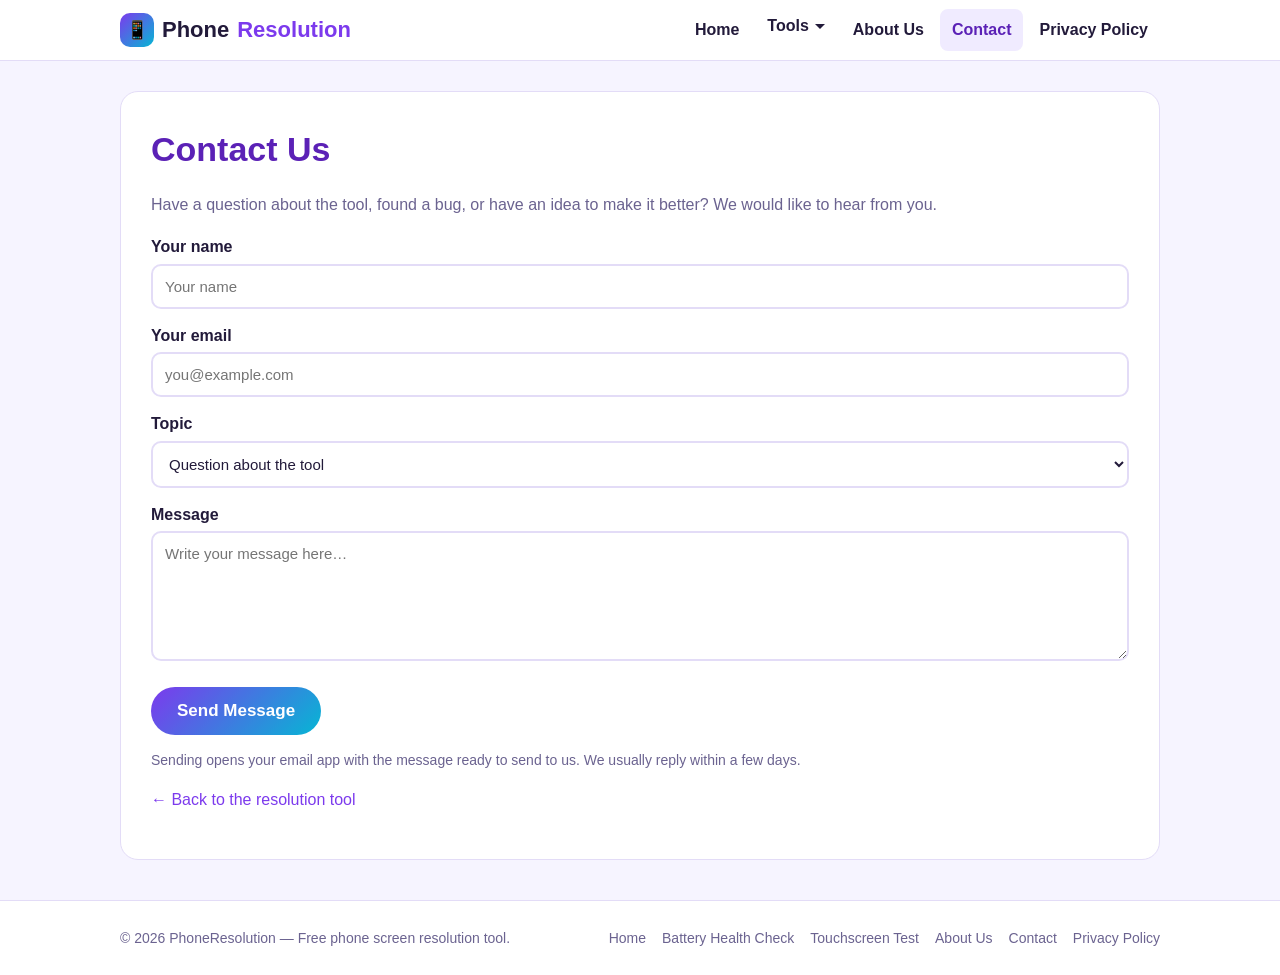
<file: contact.html>
<!DOCTYPE html>
<html lang="en">
<head>
<meta charset="UTF-8">
<meta name="viewport" content="width=device-width, initial-scale=1.0">
<title>Contact Us - Phone Screen Resolution</title>
<meta name="description" content="Contact Phone Screen Resolution — questions, feedback or suggestions about the free phone screen resolution tool.">
<meta name="google-site-verification" content="_-BRUVU3ety-sxMiKPLYXIAc3S__Jb0sioMftiq5Fuo" />
<!-- Google tag (gtag.js) -->
<script async src="https://www.googletagmanager.com/gtag/js?id=G-YL931J847S"></script>
<script>
  window.dataLayer = window.dataLayer || [];
  function gtag(){dataLayer.push(arguments);}
  gtag('js', new Date());
  gtag('config', 'G-YL931J847S');
</script>
<link rel="stylesheet" href="styles.css">
<link rel="icon" href="data:image/svg+xml,<svg xmlns='http://www.w3.org/2000/svg' viewBox='0 0 100 100'><text y='.9em' font-size='90'>📱</text></svg>">
</head>
<body>
<header class="site">
  <div class="wrap">
    <a class="logo" href="index.html"><span class="mark">📱</span>Phone<b>Resolution</b></a>
    <button type="button" class="menu-btn" id="menuBtn" aria-label="Menu" aria-expanded="false"><span></span><span></span><span></span></button>
    <nav class="main">
      <a href="index.html">Home</a>
      <div class="nav-drop">
        <button type="button" class="nav-drop-btn" aria-expanded="false" aria-haspopup="true">Tools <span class="caret" aria-hidden="true"></span></button>
        <div class="nav-drop-menu">
          <a href="battery-health-check.html">Battery Health Check</a>
          <a href="touchscreen-test.html">Touchscreen Test</a>
        </div>
      </div>
      <a href="about.html">About Us</a>
      <a href="contact.html" class="active">Contact</a>
      <a href="privacy-policy.html">Privacy Policy</a>
    </nav>
  </div>
</header>
<main class="wrap">
  <div class="page">
    <h1>Contact Us</h1>
    <p>Have a question about the tool, found a bug, or have an idea to make it better? We would like to hear from you.</p>
    <form class="contact" id="contactForm">
      <label for="name">Your name</label>
      <input type="text" id="name" name="name" placeholder="Your name" required>
      <label for="email">Your email</label>
      <input type="email" id="email" name="email" placeholder="you@example.com" required>
      <label for="topic">Topic</label>
      <select id="topic" name="topic">
        <option>Question about the tool</option>
        <option>Report a problem</option>
        <option>Suggestion / feedback</option>
        <option>Other</option>
      </select>
      <label for="message">Message</label>
      <textarea id="message" name="message" rows="6" placeholder="Write your message here…" required></textarea>
      <button type="submit" class="btn-main">Send Message</button>
    </form>
    <p style="color:#6b6390;font-size:14px;margin-top:14px;">Sending opens your email app with the message ready to send to us. We usually reply within a few days.</p>
    <p><a href="index.html">← Back to the resolution tool</a></p>
  </div>
</main>
<footer class="site">
  <div class="wrap">
    <span>© 2026 PhoneResolution — Free phone screen resolution tool.</span>
    <nav>
      <a href="index.html">Home</a>
      <a href="battery-health-check.html">Battery Health Check</a>
      <a href="touchscreen-test.html">Touchscreen Test</a>
      <a href="about.html">About Us</a>
      <a href="contact.html">Contact</a>
      <a href="privacy-policy.html">Privacy Policy</a>
    </nav>
  </div>
</footer>
<script>
document.getElementById('contactForm').addEventListener('submit', function (e) {
  e.preventDefault();
  var name = document.getElementById('name').value.trim();
  var email = document.getElementById('email').value.trim();
  var topic = document.getElementById('topic').value;
  var message = document.getElementById('message').value.trim();
  var subject = encodeURIComponent('PhoneResolution — ' + topic + ' (from ' + name + ')');
  var body = encodeURIComponent(message + '\n\n— ' + name + ' (' + email + ')');
  window.location.href = 'mailto:imosmanshahid@gmail.com?subject=' + subject + '&body=' + body;
});
</script>
<script>
/* Tools dropdown: click to toggle, closes when clicking elsewhere. */
(function () {
  var drop = document.querySelector('.nav-drop');
  if (!drop) return;
  var btn = drop.querySelector('.nav-drop-btn');
  btn.addEventListener('click', function (e) {
    e.stopPropagation();
    var open = drop.classList.toggle('open');
    btn.setAttribute('aria-expanded', open ? 'true' : 'false');
  });
  document.addEventListener('click', function (e) {
    if (!drop.contains(e.target)) {
      drop.classList.remove('open');
      btn.setAttribute('aria-expanded', 'false');
    }
  });
  drop.querySelectorAll('.nav-drop-menu a').forEach(function (a) {
    a.addEventListener('click', function () {
      drop.classList.remove('open');
      btn.setAttribute('aria-expanded', 'false');
      var nav = document.querySelector('nav.main');
      var menuBtn = document.getElementById('menuBtn');
      if (nav) nav.classList.remove('open');
      if (menuBtn) { menuBtn.classList.remove('open'); menuBtn.setAttribute('aria-expanded', 'false'); }
    });
  });
})();
</script>
<script src="app.js"></script>
</body>
</html>
</file>
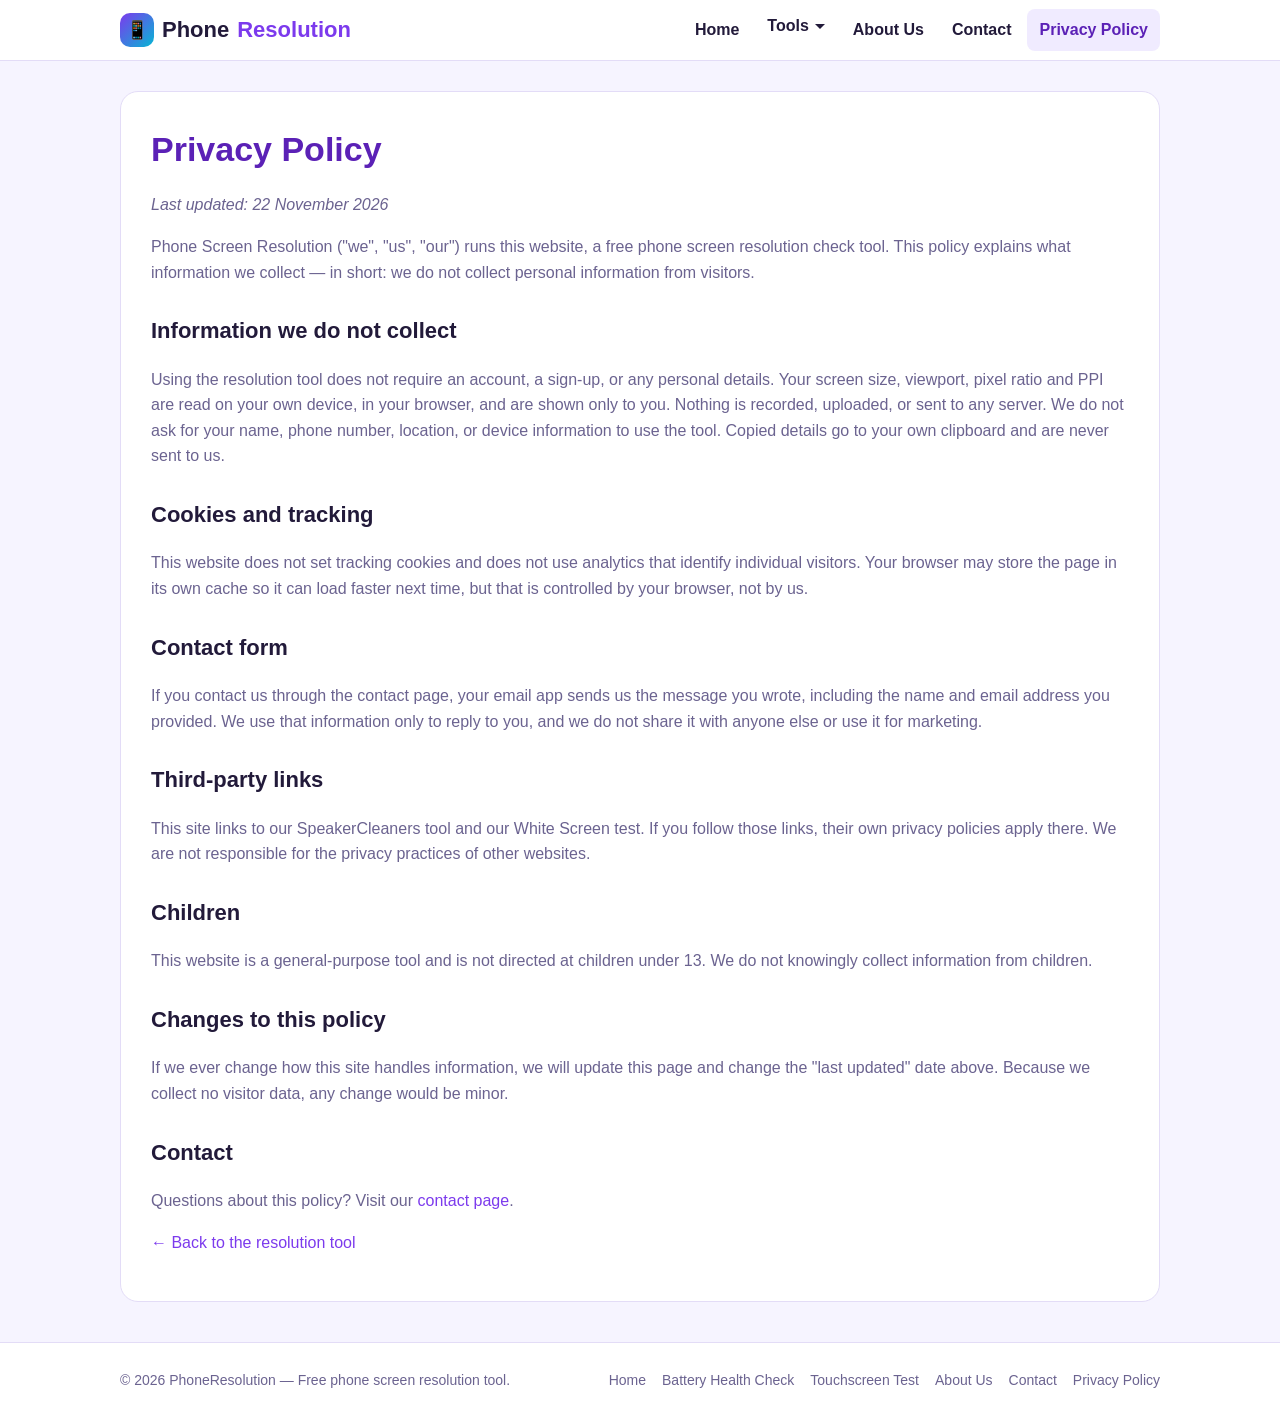
<file: privacy-policy.html>
<!DOCTYPE html>
<html lang="en">
<head>
<meta charset="UTF-8">
<meta name="viewport" content="width=device-width, initial-scale=1.0">
<title>Privacy Policy - Phone Screen Resolution</title>
<meta name="description" content="Privacy Policy for Phone Screen Resolution — what data this free screen resolution check website collects (none) and how the tool works on your device.">
<meta name="google-site-verification" content="_-BRUVU3ety-sxMiKPLYXIAc3S__Jb0sioMftiq5Fuo" />
<!-- Google tag (gtag.js) -->
<script async src="https://www.googletagmanager.com/gtag/js?id=G-YL931J847S"></script>
<script>
  window.dataLayer = window.dataLayer || [];
  function gtag(){dataLayer.push(arguments);}
  gtag('js', new Date());
  gtag('config', 'G-YL931J847S');
</script>
<link rel="stylesheet" href="styles.css">
<link rel="icon" href="data:image/svg+xml,<svg xmlns='http://www.w3.org/2000/svg' viewBox='0 0 100 100'><text y='.9em' font-size='90'>📱</text></svg>">
</head>
<body>
<header class="site">
  <div class="wrap">
    <a class="logo" href="index.html"><span class="mark">📱</span>Phone<b>Resolution</b></a>
    <button type="button" class="menu-btn" id="menuBtn" aria-label="Menu" aria-expanded="false"><span></span><span></span><span></span></button>
    <nav class="main">
      <a href="index.html">Home</a>
      <div class="nav-drop">
        <button type="button" class="nav-drop-btn" aria-expanded="false" aria-haspopup="true">Tools <span class="caret" aria-hidden="true"></span></button>
        <div class="nav-drop-menu">
          <a href="battery-health-check.html">Battery Health Check</a>
          <a href="touchscreen-test.html">Touchscreen Test</a>
        </div>
      </div>
      <a href="about.html">About Us</a>
      <a href="contact.html">Contact</a>
      <a href="privacy-policy.html" class="active">Privacy Policy</a>
    </nav>
  </div>
</header>
<main class="wrap">
  <div class="page">
    <h1>Privacy Policy</h1>
    <p><em>Last updated: 22 November 2026</em></p>
    <p>Phone Screen Resolution ("we", "us", "our") runs this website, a free phone screen resolution check tool. This policy explains what information we collect — in short: we do not collect personal information from visitors.</p>
    <h2>Information we do not collect</h2>
    <p>Using the resolution tool does not require an account, a sign-up, or any personal details. Your screen size, viewport, pixel ratio and PPI are read on your own device, in your browser, and are shown only to you. Nothing is recorded, uploaded, or sent to any server. We do not ask for your name, phone number, location, or device information to use the tool. Copied details go to your own clipboard and are never sent to us.</p>
    <h2>Cookies and tracking</h2>
    <p>This website does not set tracking cookies and does not use analytics that identify individual visitors. Your browser may store the page in its own cache so it can load faster next time, but that is controlled by your browser, not by us.</p>
    <h2>Contact form</h2>
    <p>If you contact us through the contact page, your email app sends us the message you wrote, including the name and email address you provided. We use that information only to reply to you, and we do not share it with anyone else or use it for marketing.</p>
    <h2>Third-party links</h2>
    <p>This site links to our SpeakerCleaners tool and our White Screen test. If you follow those links, their own privacy policies apply there. We are not responsible for the privacy practices of other websites.</p>
    <h2>Children</h2>
    <p>This website is a general-purpose tool and is not directed at children under 13. We do not knowingly collect information from children.</p>
    <h2>Changes to this policy</h2>
    <p>If we ever change how this site handles information, we will update this page and change the "last updated" date above. Because we collect no visitor data, any change would be minor.</p>
    <h2>Contact</h2>
    <p>Questions about this policy? Visit our <a href="contact.html">contact page</a>.</p>
    <p><a href="index.html">← Back to the resolution tool</a></p>
  </div>
</main>
<footer class="site">
  <div class="wrap">
    <span>© 2026 PhoneResolution — Free phone screen resolution tool.</span>
    <nav>
      <a href="index.html">Home</a>
      <a href="battery-health-check.html">Battery Health Check</a>
      <a href="touchscreen-test.html">Touchscreen Test</a>
      <a href="about.html">About Us</a>
      <a href="contact.html">Contact</a>
      <a href="privacy-policy.html">Privacy Policy</a>
    </nav>
  </div>
</footer>
<script>
/* Tools dropdown: click to toggle, closes when clicking elsewhere. */
(function () {
  var drop = document.querySelector('.nav-drop');
  if (!drop) return;
  var btn = drop.querySelector('.nav-drop-btn');
  btn.addEventListener('click', function (e) {
    e.stopPropagation();
    var open = drop.classList.toggle('open');
    btn.setAttribute('aria-expanded', open ? 'true' : 'false');
  });
  document.addEventListener('click', function (e) {
    if (!drop.contains(e.target)) {
      drop.classList.remove('open');
      btn.setAttribute('aria-expanded', 'false');
    }
  });
  drop.querySelectorAll('.nav-drop-menu a').forEach(function (a) {
    a.addEventListener('click', function () {
      drop.classList.remove('open');
      btn.setAttribute('aria-expanded', 'false');
      var nav = document.querySelector('nav.main');
      var menuBtn = document.getElementById('menuBtn');
      if (nav) nav.classList.remove('open');
      if (menuBtn) { menuBtn.classList.remove('open'); menuBtn.setAttribute('aria-expanded', 'false'); }
    });
  });
})();
</script>
<script src="app.js"></script>
</body>
</html>
</file>
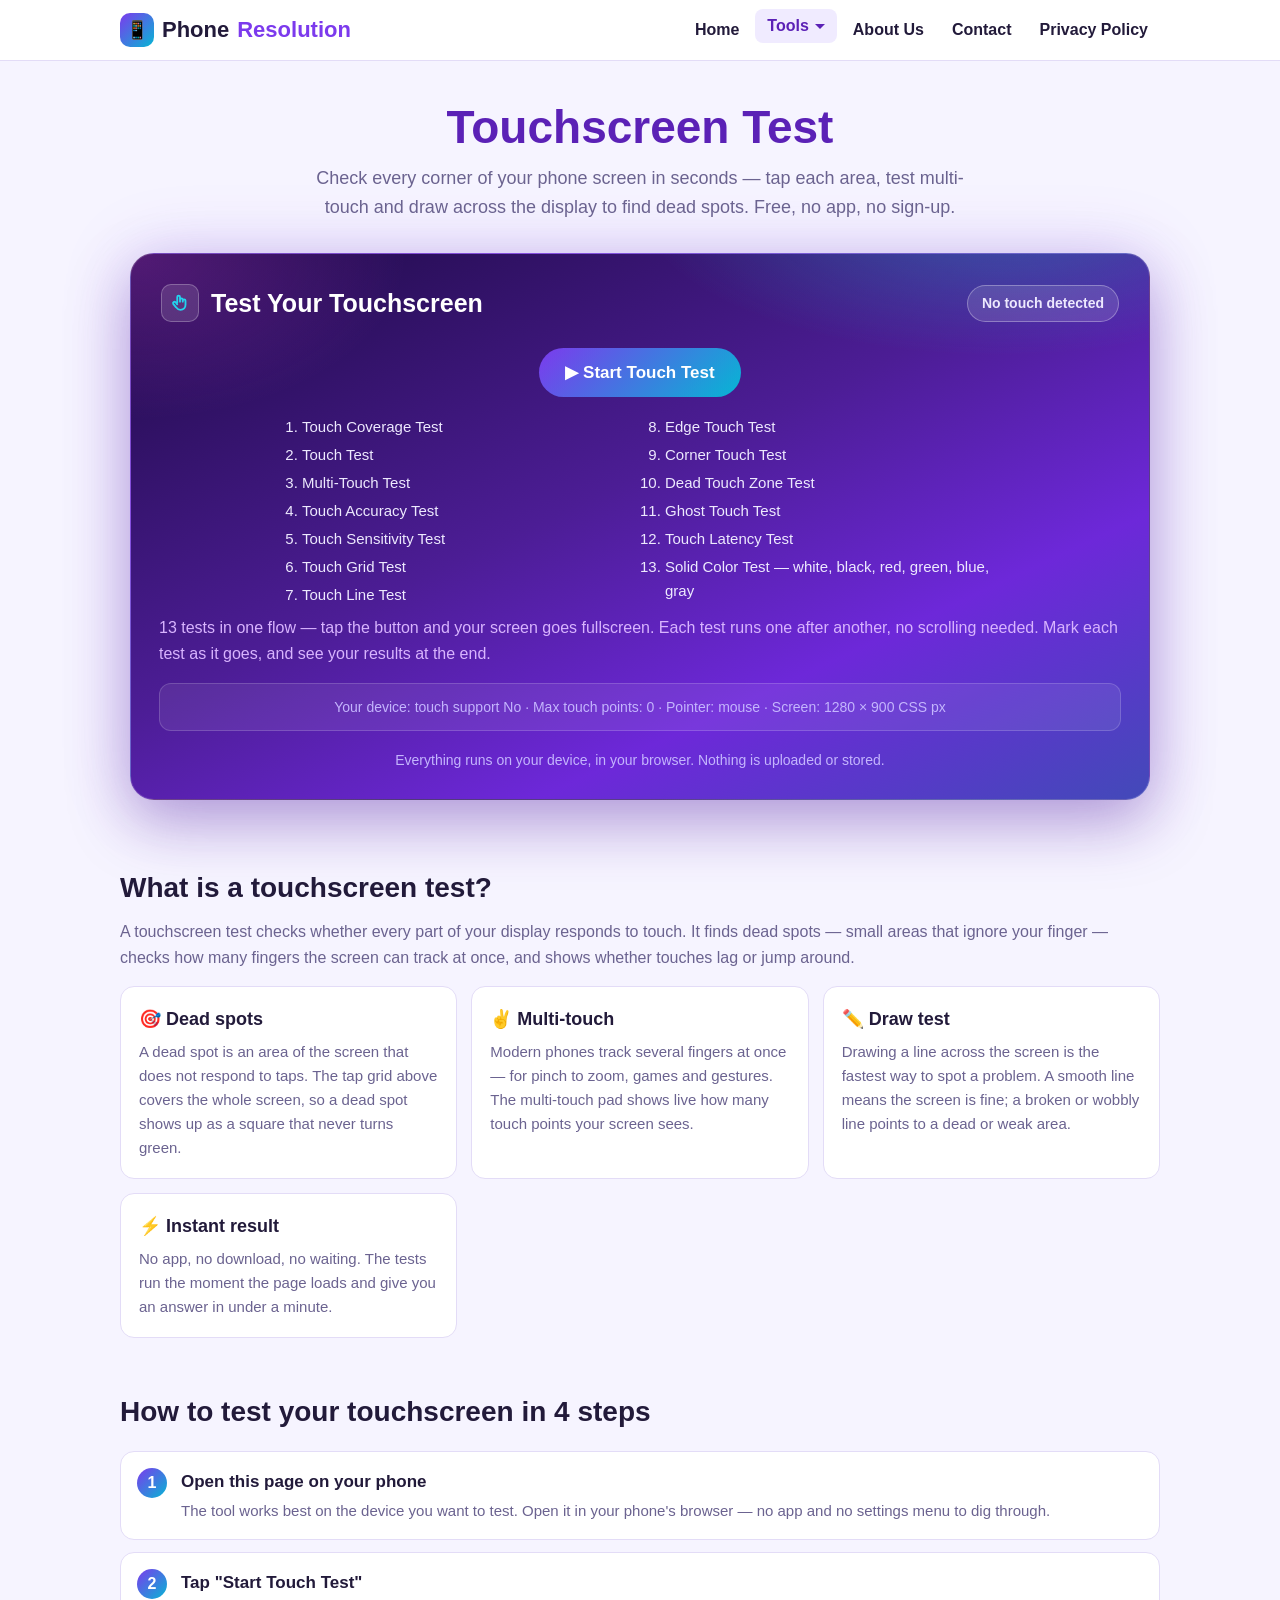
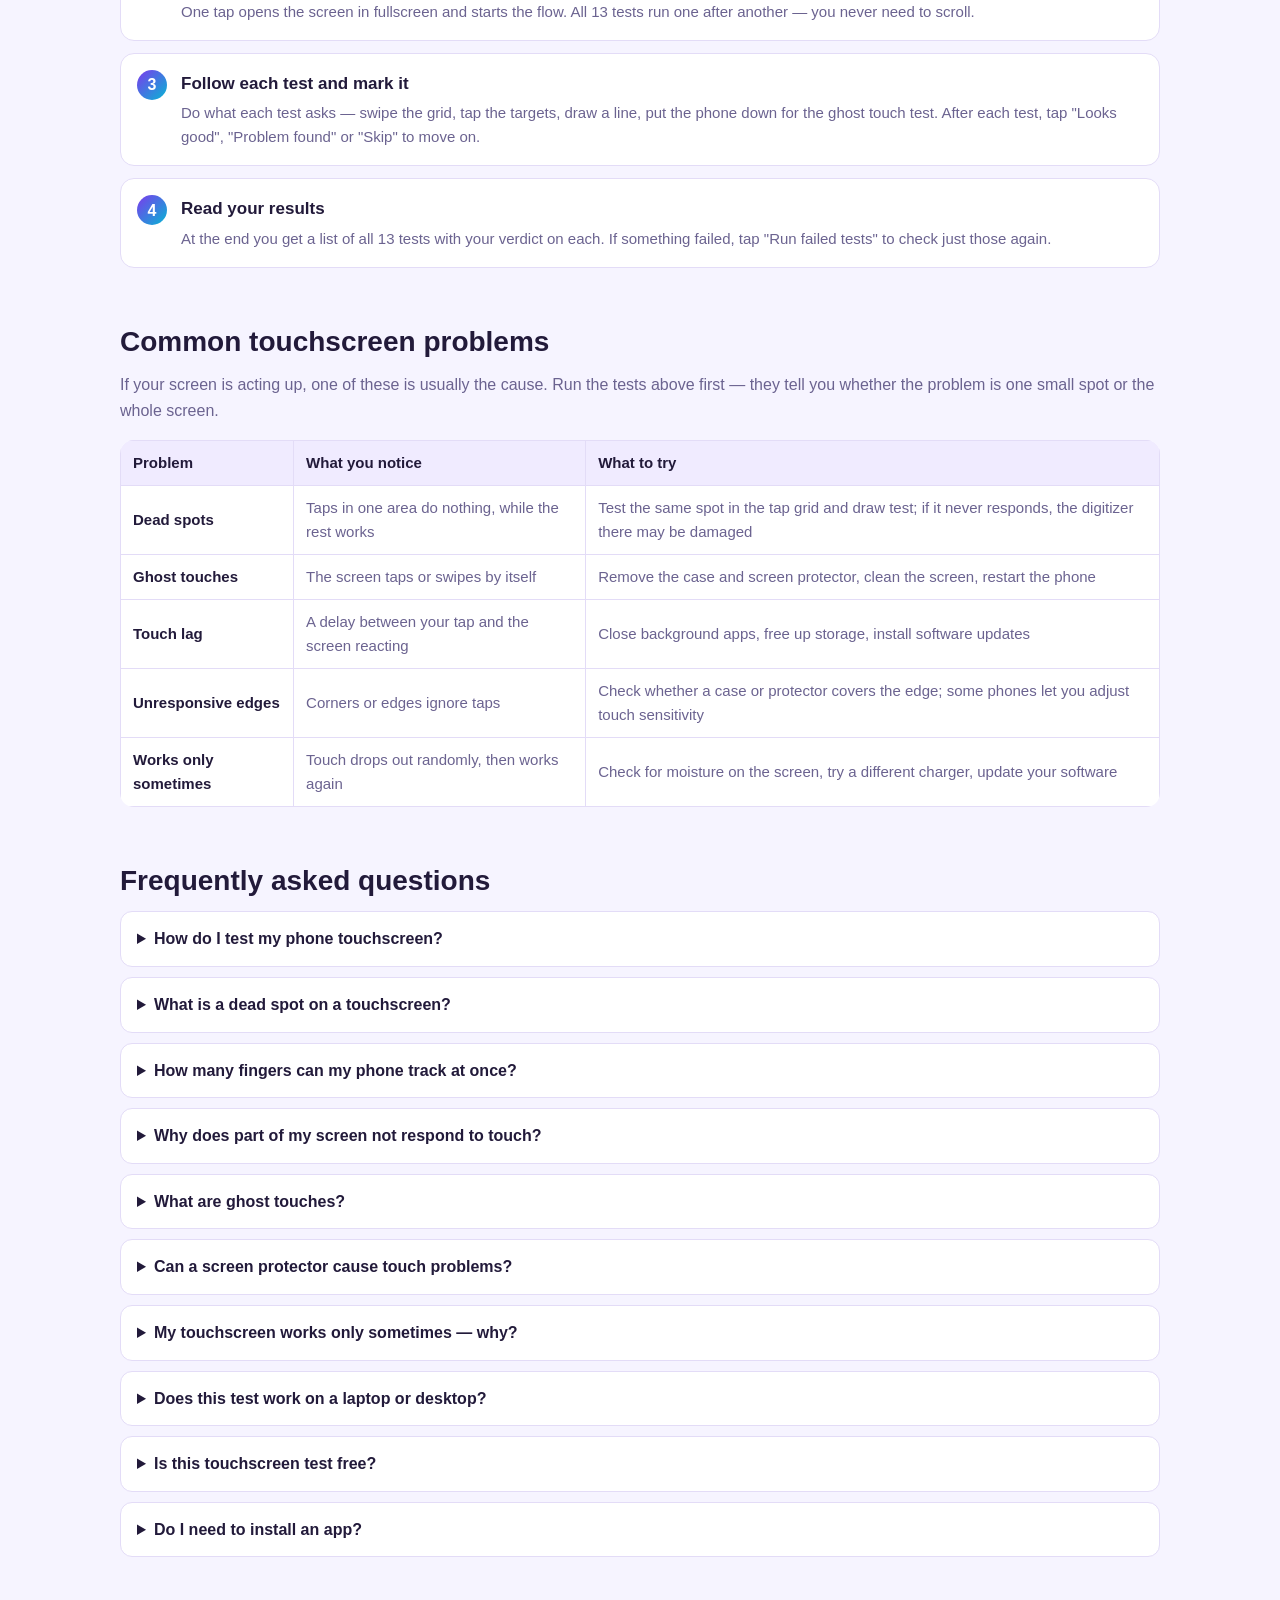
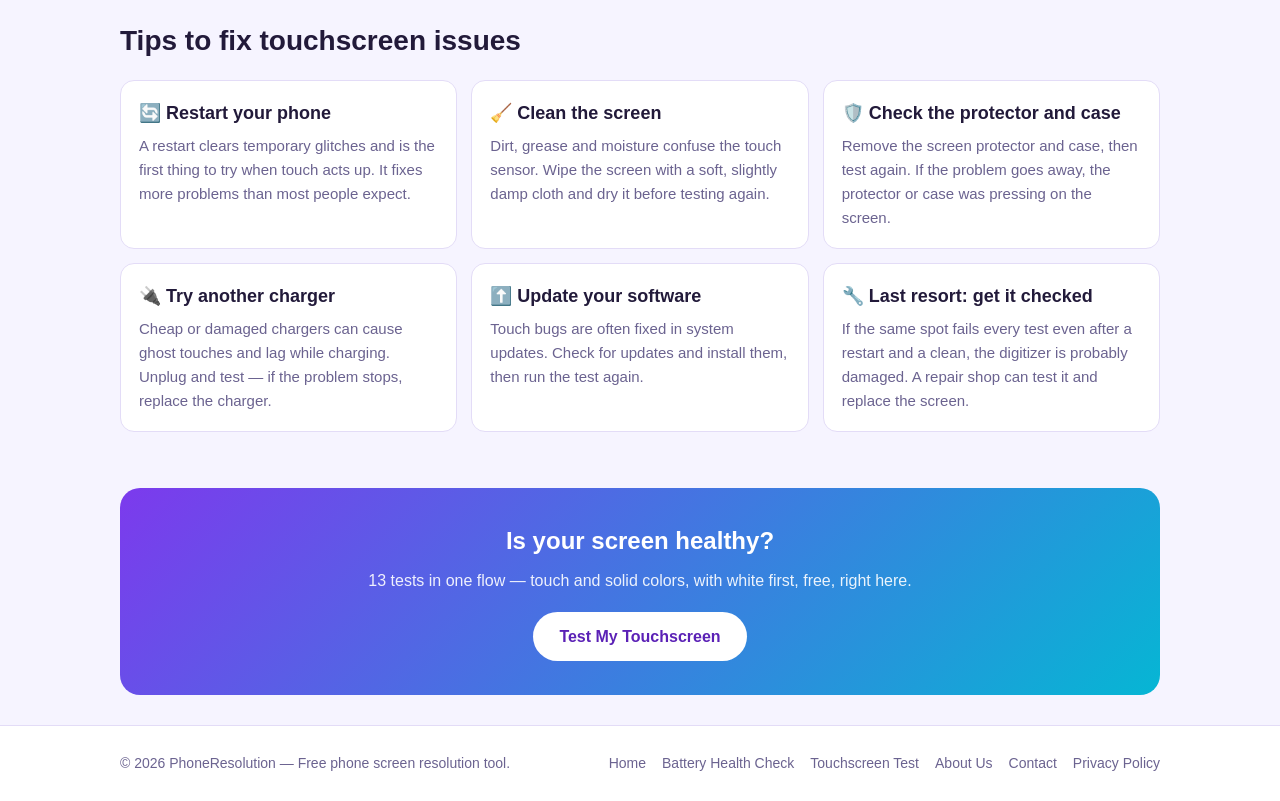
<file: touchscreen-test.html>
<!DOCTYPE html>
<html lang="en">
<head>
<meta charset="UTF-8">
<meta name="viewport" content="width=device-width, initial-scale=1.0">
<title>Touchscreen Test - Check Phone Touch Screen (Free)</title>
<meta name="description" content="Test your phone touchscreen free — 13 touch and screen tests in one flow: tap coverage, multi-touch, accuracy, edges, corners, ghost touch, latency, and solid colors starting with white. No app, no download.">
<meta name="google-site-verification" content="_-BRUVU3ety-sxMiKPLYXIAc3S__Jb0sioMftiq5Fuo" />
<!-- Google tag (gtag.js) -->
<script async src="https://www.googletagmanager.com/gtag/js?id=G-YL931J847S"></script>
<script>
  window.dataLayer = window.dataLayer || [];
  function gtag(){dataLayer.push(arguments);}
  gtag('js', new Date());
  gtag('config', 'G-YL931J847S');
</script>
<meta name="keywords" content="touchscreen test, touch screen test, phone touch test, dead spot test, multi touch test, touch screen checker">
<link rel="canonical" href="https://phonescreenresolution.github.io/touchscreen-test.html">
<meta property="og:title" content="Touchscreen Test - Check Phone Touch Screen (Free)">
<meta property="og:description" content="Tap every area, test multi-touch and draw across the screen to find dead spots — free, no app needed.">
<meta property="og:type" content="website">
<meta property="og:url" content="https://phonescreenresolution.github.io/touchscreen-test.html">
<link rel="stylesheet" href="styles.css">
<link rel="icon" href="data:image/svg+xml,<svg xmlns='http://www.w3.org/2000/svg' viewBox='0 0 100 100'><text y='.9em' font-size='90'>👆</text></svg>">
</head>
<body>
<header class="site">
  <div class="wrap">
    <a class="logo" href="index.html"><span class="mark">📱</span>Phone<b>Resolution</b></a>
    <button type="button" class="menu-btn" id="menuBtn" aria-label="Menu" aria-expanded="false"><span></span><span></span><span></span></button>
    <nav class="main">
      <a href="index.html">Home</a>
      <div class="nav-drop">
        <button type="button" class="nav-drop-btn active" aria-expanded="false" aria-haspopup="true">Tools <span class="caret" aria-hidden="true"></span></button>
        <div class="nav-drop-menu">
          <a href="battery-health-check.html">Battery Health Check</a>
          <a href="touchscreen-test.html" class="active">Touchscreen Test</a>
        </div>
      </div>
      <a href="about.html">About Us</a>
      <a href="contact.html">Contact</a>
      <a href="privacy-policy.html">Privacy Policy</a>
    </nav>
  </div>
</header>

<main class="wrap">
  <div class="hero">
    <h1>Touchscreen Test</h1>
    <p class="lede">Check every corner of your phone screen in seconds — tap each area, test multi-touch and draw across the display to find dead spots. Free, no app, no sign-up.</p>
  </div>

  <!-- Tool — directly under the H1 -->
  <div class="tool" id="tool">
    <div class="res-head">
      <span class="res-icon" aria-hidden="true"><svg viewBox="0 0 24 24" width="22" height="22" fill="none" stroke="#22d3ee" stroke-width="2" stroke-linecap="round" stroke-linejoin="round"><path d="M9 11.5V5.5a1.5 1.5 0 0 1 3 0v5m0-2a1.5 1.5 0 0 1 3 0v2m0-1a1.5 1.5 0 0 1 3 0v4.5c0 3-2 5.5-5.5 5.5-2.5 0-3.5-1-4.8-2.8L4.6 13a1.6 1.6 0 0 1 2.6-1.8L9 13.5"/></svg></span>
      <h2>Test Your Touchscreen</h2>
      <span class="touch-pill" id="touchPill">—</span>
    </div>
    <!-- Start screen: one button starts all 13 tests -->
    <div class="tt-start" id="ttStart">
      <div class="tool-actions">
        <button type="button" class="btn-main" id="ttStartBtn">▶ Start Touch Test</button>
      </div>
      <ol class="tt-list">
        <li>Touch Coverage Test</li>
        <li>Touch Test</li>
        <li>Multi-Touch Test</li>
        <li>Touch Accuracy Test</li>
        <li>Touch Sensitivity Test</li>
        <li>Touch Grid Test</li>
        <li>Touch Line Test</li>
        <li>Edge Touch Test</li>
        <li>Corner Touch Test</li>
        <li>Dead Touch Zone Test</li>
        <li>Ghost Touch Test</li>
        <li>Touch Latency Test</li>
        <li>Solid Color Test — white, black, red, green, blue, gray</li>
      </ol>
      <p class="tool-intro">13 tests in one flow — tap the button and your screen goes fullscreen. Each test runs one after another, no scrolling needed. Mark each test as it goes, and see your results at the end.</p>
      <p class="touch-info" id="touchInfo">Checking your device…</p>
      <p class="tool-note">Everything runs on your device, in your browser. Nothing is uploaded or stored.</p>
    </div>

    <!-- Fullscreen runner -->
    <div class="tt-runner" id="ttRunner" hidden>
      <div class="tt-topbar">
        <span class="tt-progress" id="ttProgress">Test 1 of 13</span>
        <span class="tt-name" id="ttName"></span>
        <button type="button" class="tt-exit" id="ttExit" aria-label="Exit test">✕</button>
      </div>
      <div class="tt-stage" id="ttStage"></div>
      <div class="tt-bottombar">
        <button type="button" class="tt-btn" id="ttPrev">← Previous</button>
        <button type="button" class="tt-btn tt-bad" id="ttProblem">⚠ Problem found</button>
        <button type="button" class="tt-btn tt-good" id="ttGood">✓ Looks good</button>
        <button type="button" class="tt-btn" id="ttSkip">Skip</button>
        <button type="button" class="tt-btn" id="ttNext">Next →</button>
      </div>
    </div>

    <!-- Results screen -->
    <div class="tt-results" id="ttResults" hidden>
      <h3>Your results</h3>
      <p class="tt-summary" id="ttSummary"></p>
      <ol class="tt-result-list" id="ttResultList"></ol>
      <div class="tool-actions">
        <button type="button" class="btn-main" id="ttAgain">Test again</button>
        <button type="button" class="btn-ghost" id="ttFailed">Run failed tests</button>
        <button type="button" class="btn-ghost" id="ttClose">Close</button>
      </div>
    </div>
  </div>

  <section class="block">
    <h2>What is a touchscreen test?</h2>
    <p class="intro">A touchscreen test checks whether every part of your display responds to touch. It finds dead spots — small areas that ignore your finger — checks how many fingers the screen can track at once, and shows whether touches lag or jump around.</p>
    <div class="cards">
      <div class="card">
        <h3>🎯 Dead spots</h3>
        <p>A dead spot is an area of the screen that does not respond to taps. The tap grid above covers the whole screen, so a dead spot shows up as a square that never turns green.</p>
      </div>
      <div class="card">
        <h3>✌️ Multi-touch</h3>
        <p>Modern phones track several fingers at once — for pinch to zoom, games and gestures. The multi-touch pad shows live how many touch points your screen sees.</p>
      </div>
      <div class="card">
        <h3>✏️ Draw test</h3>
        <p>Drawing a line across the screen is the fastest way to spot a problem. A smooth line means the screen is fine; a broken or wobbly line points to a dead or weak area.</p>
      </div>
      <div class="card">
        <h3>⚡ Instant result</h3>
        <p>No app, no download, no waiting. The tests run the moment the page loads and give you an answer in under a minute.</p>
      </div>
    </div>
  </section>

  <section class="block">
    <h2>How to test your touchscreen in 4 steps</h2>
    <ol class="steps">
      <li><h3>Open this page on your phone</h3><p>The tool works best on the device you want to test. Open it in your phone's browser — no app and no settings menu to dig through.</p></li>
      <li><h3>Tap "Start Touch Test"</h3><p>One tap opens the screen in fullscreen and starts the flow. All 13 tests run one after another — you never need to scroll.</p></li>
      <li><h3>Follow each test and mark it</h3><p>Do what each test asks — swipe the grid, tap the targets, draw a line, put the phone down for the ghost touch test. After each test, tap "Looks good", "Problem found" or "Skip" to move on.</p></li>
      <li><h3>Read your results</h3><p>At the end you get a list of all 13 tests with your verdict on each. If something failed, tap "Run failed tests" to check just those again.</p></li>
    </ol>
  </section>

  <section class="block">
    <h2>Common touchscreen problems</h2>
    <p class="intro">If your screen is acting up, one of these is usually the cause. Run the tests above first — they tell you whether the problem is one small spot or the whole screen.</p>
    <table class="compare">
      <tr><th>Problem</th><th>What you notice</th><th>What to try</th></tr>
      <tr><td>Dead spots</td><td>Taps in one area do nothing, while the rest works</td><td>Test the same spot in the tap grid and draw test; if it never responds, the digitizer there may be damaged</td></tr>
      <tr><td>Ghost touches</td><td>The screen taps or swipes by itself</td><td>Remove the case and screen protector, clean the screen, restart the phone</td></tr>
      <tr><td>Touch lag</td><td>A delay between your tap and the screen reacting</td><td>Close background apps, free up storage, install software updates</td></tr>
      <tr><td>Unresponsive edges</td><td>Corners or edges ignore taps</td><td>Check whether a case or protector covers the edge; some phones let you adjust touch sensitivity</td></tr>
      <tr><td>Works only sometimes</td><td>Touch drops out randomly, then works again</td><td>Check for moisture on the screen, try a different charger, update your software</td></tr>
    </table>
  </section>

  <section class="block faq">
    <h2>Frequently asked questions</h2>
    <details><summary>How do I test my phone touchscreen?</summary>
    <p>Open this page on your phone and tap "Start Touch Test". The screen goes fullscreen and 13 tests run one after another — swipe grids, tap targets, multi-touch, edges, corners, ghost touch, latency, then solid colors, starting with white. There is no separate white screen test — white is the first colour inside the Solid Color test. Mark each test as you go and read your results at the end. The whole check takes a few minutes and needs no app.</p></details>
    <details><summary>What is a dead spot on a touchscreen?</summary>
    <p>A dead spot is a small area of the screen that does not respond to touch at all. It is usually caused by damage to the digitizer — the layer under the glass that senses your finger. In the tap grid above, a dead spot shows up as a square that never turns green.</p></details>
    <details><summary>How many fingers can my phone track at once?</summary>
    <p>Most modern phones track 5 to 10 touch points at the same time. Put as many fingers as you can on the multi-touch pad above and watch the counter — that number is your phone's limit.</p></details>
    <details><summary>Why does part of my screen not respond to touch?</summary>
    <p>The most common causes are a cracked screen, a damaged digitizer, a thick or faulty screen protector, or dirt and moisture on the glass. If the same spot fails in every test on this page, it is almost certainly a hardware fault.</p></details>
    <details><summary>What are ghost touches?</summary>
    <p>Ghost touches are taps and swipes the screen makes on its own, with no finger touching it. They are often caused by a faulty charger, moisture, a damaged screen, or a case pressing on the edges. Try removing the case and protector, cleaning the screen, and restarting the phone.</p></details>
    <details><summary>Can a screen protector cause touch problems?</summary>
    <p>Yes. A thick, dirty, bubbled or badly fitted screen protector can block touches, especially near the edges. If problems started after fitting a protector, try removing it and testing the screen again — many phones also have a "touch sensitivity" setting for use with protectors.</p></details>
    <details><summary>My touchscreen works only sometimes — why?</summary>
    <p>Intermittent touch is often caused by moisture, a loose connection inside the phone, a faulty charger sending interference, or a software bug. If it happens with a particular charger, stop using it. If it happens everywhere, update your software and, if it continues, have the phone checked.</p></details>
    <details><summary>Does this test work on a laptop or desktop?</summary>
    <p>Yes. Every test works with a mouse: click the squares, click and hold on the multi-touch pad, and drag to draw. The multi-touch counter will show one point for a mouse — that is normal, since a mouse is a single pointer.</p></details>
    <details><summary>Is this touchscreen test free?</summary>
    <p>Yes, completely free. All 13 tests — tap coverage, multi-touch, accuracy, edges, corners, ghost touch, latency, and solid colors (white first) — are free, with no limits, no account and no download.</p></details>
    <details><summary>Do I need to install an app?</summary>
    <p>No. This is a web tool — everything runs in your browser on any phone, tablet or computer. Nothing is installed, uploaded or stored.</p></details>
  </section>

  <section class="block">
    <h2>Tips to fix touchscreen issues</h2>
    <div class="cards">
      <div class="card"><h3>🔄 Restart your phone</h3><p>A restart clears temporary glitches and is the first thing to try when touch acts up. It fixes more problems than most people expect.</p></div>
      <div class="card"><h3>🧹 Clean the screen</h3><p>Dirt, grease and moisture confuse the touch sensor. Wipe the screen with a soft, slightly damp cloth and dry it before testing again.</p></div>
      <div class="card"><h3>🛡️ Check the protector and case</h3><p>Remove the screen protector and case, then test again. If the problem goes away, the protector or case was pressing on the screen.</p></div>
      <div class="card"><h3>🔌 Try another charger</h3><p>Cheap or damaged chargers can cause ghost touches and lag while charging. Unplug and test — if the problem stops, replace the charger.</p></div>
      <div class="card"><h3>⬆️ Update your software</h3><p>Touch bugs are often fixed in system updates. Check for updates and install them, then run the test again.</p></div>
      <div class="card"><h3>🔧 Last resort: get it checked</h3><p>If the same spot fails every test even after a restart and a clean, the digitizer is probably damaged. A repair shop can test it and replace the screen.</p></div>
    </div>
  </section>

  <div class="cta">
    <h2>Is your screen healthy?</h2>
    <p>13 tests in one flow — touch and solid colors, with white first, free, right here.</p>
    <a class="btn" href="#tool">Test My Touchscreen</a>
  </div>
</main>

<footer class="site">
  <div class="wrap">
    <span>© 2026 PhoneResolution — Free phone screen resolution tool.</span>
    <nav>
      <a href="index.html">Home</a>
      <a href="battery-health-check.html">Battery Health Check</a>
      <a href="touchscreen-test.html">Touchscreen Test</a>
      <a href="about.html">About Us</a>
      <a href="contact.html">Contact</a>
      <a href="privacy-policy.html">Privacy Policy</a>
    </nav>
  </div>
</footer>
<script>
/* Tools dropdown: click to toggle, closes when clicking elsewhere. */
(function () {
  var drop = document.querySelector('.nav-drop');
  if (!drop) return;
  var btn = drop.querySelector('.nav-drop-btn');
  btn.addEventListener('click', function (e) {
    e.stopPropagation();
    var open = drop.classList.toggle('open');
    btn.setAttribute('aria-expanded', open ? 'true' : 'false');
  });
  document.addEventListener('click', function (e) {
    if (!drop.contains(e.target)) {
      drop.classList.remove('open');
      btn.setAttribute('aria-expanded', 'false');
    }
  });
  drop.querySelectorAll('.nav-drop-menu a').forEach(function (a) {
    a.addEventListener('click', function () {
      drop.classList.remove('open');
      btn.setAttribute('aria-expanded', 'false');
      var nav = document.querySelector('nav.main');
      var menuBtn = document.getElementById('menuBtn');
      if (nav) nav.classList.remove('open');
      if (menuBtn) { menuBtn.classList.remove('open'); menuBtn.setAttribute('aria-expanded', 'false'); }
    });
  });
})();
</script>
<script src="touchscreen-tool.js"></script>
</body>
</html>
</file>
<file: styles.css>
/* PhoneResolution — violet theme, light background. */
:root {
  --bg: #f6f4ff;
  --panel: #ffffff;
  --panel2: #f0ebff;
  --line: #e3dcf7;
  --text: #221a3a;
  --muted: #6b6390;
  --accent: #7c3aed;
  --accent2: #06b6d4;
  --accent-dark: #5b21b6;
}
* { box-sizing: border-box; }
html { scroll-behavior: smooth; }
body {
  margin: 0;
  font-family: -apple-system, BlinkMacSystemFont, "Segoe UI", Roboto, Helvetica, Arial, sans-serif;
  color: var(--text);
  background: var(--bg);
  line-height: 1.6;
}
a { color: var(--accent); text-decoration: none; }
a:hover { text-decoration: underline; }
.wrap { max-width: 1080px; margin: 0 auto; padding: 0 20px; }

/* Header */
header.site { background: #fff; border-bottom: 1px solid var(--line); position: sticky; top: 0; z-index: 10; }
header.site .wrap { display: flex; align-items: center; justify-content: space-between; min-height: 60px; }
.logo { font-size: 22px; font-weight: 800; color: var(--text); display: flex; align-items: center; gap: 8px; }
.logo:hover { text-decoration: none; }
.logo .mark { width: 34px; height: 34px; border-radius: 10px; background: linear-gradient(135deg, var(--accent), var(--accent2)); color: #fff; display: inline-flex; align-items: center; justify-content: center; font-size: 18px; }
.logo b { color: var(--accent); font-weight: 800; }
nav.main { display: flex; gap: 4px; flex-wrap: wrap; }
nav.main a { color: var(--text); font-weight: 600; padding: 8px 12px; border-radius: 8px; }
nav.main a:hover, nav.main a.active { background: var(--panel2); color: var(--accent-dark); text-decoration: none; }
.menu-btn { display: none; }

/* Hero + H1 */
.hero { text-align: center; padding: 40px 20px 6px; }
.hero h1 { font-size: 46px; line-height: 1.15; margin: 0 0 10px; color: var(--accent-dark); }
.hero p.lede { font-size: 18px; color: var(--muted); max-width: 660px; margin: 0 auto 26px; }

/* Tool — directly under the H1: deep-violet gradient hero card, unique to this site. */
.tool {
  background:
    radial-gradient(600px 260px at 85% -10%, rgba(34, 211, 238, .35), transparent 60%),
    radial-gradient(500px 300px at 0% 0%, rgba(217, 70, 239, .28), transparent 55%),
    linear-gradient(155deg, #1e0a45 0%, #4c1d95 45%, #6d28d9 72%, #0e7490 135%);
  color: #fff;
  border: 1px solid rgba(255, 255, 255, .18);
  border-radius: 24px;
  max-width: 1020px;
  margin: 0 auto 40px;
  padding: 28px;
  box-shadow: 0 24px 60px rgba(76, 29, 149, .35), 0 0 70px rgba(124, 58, 237, .18);
}
/* Tool header: icon + title + orientation badge */
.res-head { display: flex; align-items: center; gap: 12px; padding: 2px 2px 6px; }
.res-head h2 { font-size: 25px; margin: 0; flex: 1; color: #fff; line-height: 1.25; }
.res-icon { width: 38px; height: 38px; border: 1px solid rgba(255,255,255,.25); border-radius: 10px; display: inline-flex; align-items: center; justify-content: center; background: rgba(255,255,255,.12); flex: none; }
.orient-pill { border: 1px solid rgba(255,255,255,.3); border-radius: 999px; padding: 6px 14px; font-weight: 700; font-size: 14px; color: #ede9fe; background: rgba(255,255,255,.12); flex: none; }

/* Giant resolution hero */
.hero-res { text-align: center; padding: 14px 0 20px; }
.hero-res-num span {
  font-size: clamp(46px, 9vw, 80px); font-weight: 800; line-height: 1; letter-spacing: -2px; white-space: nowrap;
  background: linear-gradient(90deg, #ffffff, #ddd6fe 55%, #a5f3fc);
  -webkit-background-clip: text; background-clip: text; -webkit-text-fill-color: transparent; color: transparent;
}
.hero-res-num small { font-size: 20px; font-weight: 700; color: #c4b5fd; margin-left: 8px; }
.hero-res-label { margin: 10px 0 14px; color: #d8b4fe; font-size: 16px; }
.hero-badges { display: flex; justify-content: center; gap: 10px; flex-wrap: wrap; }
.badge { border-radius: 8px; padding: 6px 12px; font-weight: 800; font-size: 15px; white-space: nowrap; }
.badge-class { background: linear-gradient(135deg, var(--accent), var(--accent2)); color: #fff; }
.badge-aspect { background: rgba(255,255,255,.12); border: 1px solid rgba(255,255,255,.35); color: #ede9fe; }

/* Device visual — your screen as a glowing device, browser window inside it */
.device-stage { padding: 6px 0 4px; }
.device {
  margin: 0 auto; padding: 10px; border-radius: 26px; background: #0b0620;
  border: 1px solid rgba(255,255,255,.22);
  box-shadow: 0 24px 60px rgba(0,0,0,.45), 0 0 60px rgba(124,58,237,.45);
  max-width: 100%;
  transition: width .3s, height .3s;
}
.device-screen {
  position: relative; width: 100%; height: 100%; border-radius: 18px; overflow: hidden;
  background:
    radial-gradient(120px 120px at 80% 20%, rgba(34,211,238,.5), transparent 70%),
    radial-gradient(160px 160px at 15% 85%, rgba(217,70,239,.5), transparent 70%),
    linear-gradient(135deg, #7c3aed, #4f46e5 50%, #0891b2);
}
.device-screen::after {
  content: ""; position: absolute; inset: 0; pointer-events: none;
  background-image: radial-gradient(rgba(255,255,255,.35) 1.5px, transparent 1.5px);
  background-size: 18px 18px; opacity: .5;
}
.device-window {
  position: absolute; top: 0; left: 0; z-index: 2;
  background: rgba(255,255,255,.95); color: var(--text);
  border-radius: 0 0 14px 0; box-shadow: 0 8px 24px rgba(0,0,0,.25);
  padding: 9px 12px; display: flex; align-items: center; gap: 8px;
  overflow: hidden; white-space: nowrap;
  transition: width .3s, height .3s;
}
.win-dots { display: inline-flex; gap: 5px; flex: none; }
.win-dots i { width: 8px; height: 8px; border-radius: 50%; background: #c4b5fd; display: block; }
.win-dots i:first-child { background: #7c3aed; }
.win-dots i:last-child { background: #22d3ee; }
.win-label { font-size: 13px; font-weight: 700; color: var(--text); overflow: hidden; text-overflow: ellipsis; }
.device-taskbar {
  position: absolute; left: 0; right: 0; bottom: 0; z-index: 2; display: none;
  background: rgba(255,255,255,.25); border-top: 1px solid rgba(255,255,255,.4);
}
.device-caption { text-align: center; color: #c4b5fd; font-size: 14px; margin: 16px 0 0; }
.device-legend { display: flex; justify-content: center; gap: 8px; flex-wrap: wrap; margin-top: 12px; }
.chip { background: rgba(255,255,255,.1); border: 1px solid rgba(255,255,255,.25); color: #ede9fe; border-radius: 999px; padding: 6px 12px; font-size: 13px; font-weight: 600; }

/* Stat tiles */
.stat-grid { display: grid; grid-template-columns: repeat(3, 1fr); gap: 12px; margin-top: 24px; }
.stat { background: rgba(255,255,255,.08); border: 1px solid rgba(255,255,255,.16); border-radius: 16px; padding: 16px 16px 18px; }
.stat .s-ico { display: block; font-size: 20px; }
.stat .s-name { display: block; font-size: 13px; color: #c4b5fd; font-weight: 700; margin-top: 2px; }
.stat b { display: block; font-size: 22px; margin-top: 2px; color: #fff; }
.tool-actions { display: flex; align-items: center; gap: 12px; justify-content: center; margin-top: 22px; flex-wrap: wrap; }
.btn-main {
  display: inline-block; border: 0; cursor: pointer; padding: 14px 26px; border-radius: 999px;
  font-size: 17px; font-weight: 800; color: #fff;
  background: linear-gradient(135deg, var(--accent), var(--accent2)); font-family: inherit;
}
.btn-main:hover { opacity: .92; }
.btn-ghost {
  border: 2px solid rgba(255,255,255,.75); background: transparent; color: #fff; cursor: pointer;
  padding: 12px 22px; border-radius: 999px; font-size: 16px; font-weight: 700; font-family: inherit;
}
.btn-ghost:hover { background: rgba(255,255,255,.12); }
.copied { color: #a5f3fc; font-weight: 700; }
.ppi-box { background: rgba(255,255,255,.08); border: 1px solid rgba(255,255,255,.16); border-radius: 14px; padding: 18px; margin-top: 22px; }
.ppi-box h3 { margin: 0 0 4px; font-size: 19px; color: #fff; }
.ppi-box p { margin: 0 0 12px; color: #c4b5fd; font-size: 15px; }
.ppi-row { display: flex; align-items: center; gap: 12px; flex-wrap: wrap; }
.ppi-row label { font-weight: 700; display: flex; align-items: center; gap: 8px; color: #ede9fe; }
.ppi-row input { width: 90px; padding: 10px; border: 2px solid rgba(255,255,255,.3); border-radius: 10px; font-size: 16px; font-family: inherit; background: rgba(0,0,0,.3); color: #fff; }
.ppi-row input:focus { outline: none; border-color: #22d3ee; }
.ppi-result { font-size: 20px; font-weight: 800; color: #a5f3fc; }
.tool-note { text-align: center; color: #c4b5fd; font-size: 14px; margin: 18px 0 0; }

/* Content sections */
section.block { padding: 26px 0; }
section.block h2 { font-size: 28px; margin: 0 0 8px; color: var(--text); }
section.block > p.intro { color: var(--muted); margin-top: 0; }
.cards { display: grid; grid-template-columns: repeat(auto-fit, minmax(260px, 1fr)); gap: 14px; margin-top: 16px; }
.card { background: var(--panel); border: 1px solid var(--line); border-radius: 14px; padding: 18px; }
.card h3 { margin: 0 0 6px; font-size: 18px; color: var(--text); }
.card p { margin: 0; color: var(--muted); font-size: 15px; }
.steps { counter-reset: step; list-style: none; padding: 0; margin: 16px 0 0; display: grid; gap: 12px; }
.steps li { background: var(--panel); border: 1px solid var(--line); border-radius: 14px; padding: 16px 16px 16px 60px; position: relative; }
.steps li::before {
  counter-increment: step; content: counter(step);
  position: absolute; left: 16px; top: 16px; width: 30px; height: 30px; border-radius: 50%;
  background: linear-gradient(135deg, var(--accent), var(--accent2)); color: #fff; font-weight: 800; display: flex; align-items: center; justify-content: center;
}
.steps h3 { margin: 0 0 4px; font-size: 17px; color: var(--text); }
.steps p { margin: 0; color: var(--muted); font-size: 15px; }
table.compare { width: 100%; border-collapse: collapse; background: var(--panel); border-radius: 14px; overflow: hidden; font-size: 15px; }
table.compare th, table.compare td { border: 1px solid var(--line); padding: 10px 12px; text-align: left; }
table.compare th { background: var(--panel2); color: var(--text); }
table.compare td { color: var(--muted); }
table.compare td:first-child { font-weight: 700; color: var(--text); }
.faq details { background: var(--panel); border: 1px solid var(--line); border-radius: 12px; padding: 14px 16px; margin-bottom: 10px; }
.faq summary { font-weight: 700; cursor: pointer; font-size: 16px; color: var(--text); }
.faq p { color: var(--muted); margin: 8px 0 0; }
.cta { text-align: center; background: linear-gradient(135deg, var(--accent), var(--accent2)); color: #fff; border-radius: 20px; padding: 34px 20px; margin: 30px 0; }
.cta h2 { margin: 0 0 8px; color: #fff; }
.cta p { margin: 0 0 18px; color: rgba(255,255,255,.9); }
.cta a.btn { background: #fff; color: var(--accent-dark); font-weight: 800; padding: 12px 26px; border-radius: 999px; display: inline-block; }
.cta a.btn:hover { text-decoration: none; }

/* Sub pages */
.page { background: var(--panel); border: 1px solid var(--line); border-radius: 18px; padding: 30px; margin: 30px 0 40px; }
.page h1 { font-size: 34px; margin: 0 0 12px; color: var(--accent-dark); }
.page h2 { font-size: 22px; margin-top: 28px; color: var(--text); }
.page p, .page li { color: var(--muted); }
form.contact label { display: block; font-weight: 700; margin: 14px 0 4px; color: var(--text); }
form.contact input, form.contact textarea, form.contact select {
  width: 100%; padding: 12px; border: 2px solid var(--line); border-radius: 10px;
  font-family: inherit; font-size: 15px; background: #fff; color: var(--text);
}
form.contact input:focus, form.contact textarea:focus { outline: none; border-color: var(--accent); }
form.contact button { margin-top: 18px; }

/* Footer */
footer.site { border-top: 1px solid var(--line); background: #fff; padding: 26px 0; margin-top: 20px; }
footer.site .wrap { display: flex; justify-content: space-between; gap: 16px; flex-wrap: wrap; color: var(--muted); font-size: 14px; }
footer.site nav { display: flex; gap: 16px; flex-wrap: wrap; }
footer.site nav a { color: var(--muted); }
/* Tools dropdown in the header nav */
.nav-drop { position: relative; }
.nav-drop-btn {
  font-family: inherit; font-size: 16px; font-weight: 600; color: var(--text);
  background: none; border: 0; padding: 8px 12px; border-radius: 8px; cursor: pointer;
  display: inline-flex; align-items: center; gap: 6px;
}
.nav-drop-btn:hover, .nav-drop-btn.active { background: var(--panel2); color: var(--accent-dark); }
.nav-drop-btn .caret {
  width: 0; height: 0; border-left: 5px solid transparent; border-right: 5px solid transparent;
  border-top: 5px solid currentColor; transition: transform .2s;
}
.nav-drop.open .nav-drop-btn .caret { transform: rotate(180deg); }
.nav-drop-menu {
  display: none; position: absolute; top: calc(100% + 6px); left: 0; min-width: 230px;
  background: #fff; border: 1px solid var(--line); border-radius: 12px;
  box-shadow: 0 12px 30px rgba(124, 58, 237, .15); padding: 6px; z-index: 20;
}
.nav-drop.open .nav-drop-menu { display: block; }
.nav-drop-menu a { display: block; padding: 10px 12px; border-radius: 8px; color: var(--text); font-weight: 600; }
.nav-drop-menu a:hover, .nav-drop-menu a.active { background: var(--panel2); color: var(--accent-dark); text-decoration: none; }

/* Battery tool (dark card) */
.tool > h2 { color: #fff; font-size: 24px; margin: 0 0 6px; text-align: center; }
.tool-sub { text-align: center; color: #c4b5fd; font-size: 15px; margin: 0 0 18px; }
.gauge { text-align: center; padding: 8px 0 4px; }
.gauge-level { font-size: 64px; font-weight: 800; line-height: 1; color: #fff; }
.gauge-level small { font-size: 30px; color: #c4b5fd; }
.status-pill { display: inline-block; margin-top: 12px; padding: 8px 18px; border-radius: 999px; font-weight: 800; font-size: 16px; color: #fff; background: #64748b; }
.status-pill.charging { background: linear-gradient(135deg, #16a34a, #84cc16); }
.status-pill.full { background: #16a34a; }
.status-pill.discharging { background: #64748b; }
.battery-shape { width: 300px; max-width: 82%; height: 104px; margin: 22px auto 0; padding: 7px; border: 4px solid #fff; border-radius: 16px; position: relative; background: rgba(255,255,255,.06); }
.battery-shape::after { content: ''; position: absolute; right: -16px; top: 50%; transform: translateY(-50%); width: 10px; height: 46px; background: #fff; border-radius: 0 6px 6px 0; }
.battery-fill { height: 100%; width: 50%; border-radius: 8px; background: linear-gradient(90deg, #16a34a, #84cc16); transition: width .5s ease; }
.battery-fill.low { background: linear-gradient(90deg, #dc2626, #f97316); }
.battery-fill.mid { background: linear-gradient(90deg, #f59e0b, #facc15); }
.tiles { display: grid; grid-template-columns: repeat(3, 1fr); gap: 12px; margin-top: 24px; }
.tile { background: rgba(255,255,255,.08); border: 1px solid rgba(255,255,255,.16); border-radius: 14px; padding: 14px 16px; }
.tile .t-name { display: block; font-size: 13px; color: #c4b5fd; font-weight: 700; text-transform: uppercase; letter-spacing: .5px; }
.tile b { display: block; font-size: 22px; margin: 4px 0 2px; color: #fff; }
.tile .t-sub { font-size: 13px; color: #c4b5fd; }
.tool-note strong { color: #fff; }
.unsupported { background: rgba(245,158,11,.15); border: 1px solid rgba(252,211,77,.5); border-radius: 14px; padding: 18px; margin-top: 18px; color: #fde68a; font-size: 15px; }
.unsupported h3 { margin: 0 0 6px; color: #fcd34d; font-size: 18px; }
.unsupported p { margin: 6px 0; }
.guide-box { background: rgba(255,255,255,.08); border: 1px solid rgba(255,255,255,.16); border-radius: 14px; padding: 18px; margin-top: 22px; }
.guide-box h3 { margin: 0 0 4px; font-size: 19px; color: #fff; }
.guide-box p { margin: 0 0 12px; color: #c4b5fd; font-size: 15px; }
.guide-grid { display: grid; grid-template-columns: 1fr 1fr; gap: 12px; }
.guide-card { background: rgba(0,0,0,.25); border: 1px solid rgba(255,255,255,.16); border-radius: 12px; padding: 14px 16px; }
.guide-card h4 { margin: 0 0 6px; font-size: 16px; color: #fff; }
.guide-card ol { margin: 0; padding-left: 20px; color: #c4b5fd; font-size: 15px; }
.guide-card ol li { margin-bottom: 4px; }
.guide-card strong { color: #ede9fe; }
.selfcheck { margin-top: 22px; }
.selfcheck h3 { margin: 0 0 4px; font-size: 19px; color: #fff; }
.selfcheck p { margin: 0 0 10px; color: #c4b5fd; font-size: 15px; }
.selfcheck label { display: flex; align-items: flex-start; gap: 10px; background: rgba(255,255,255,.08); border: 1px solid rgba(255,255,255,.16); border-radius: 12px; padding: 12px 14px; margin-bottom: 8px; cursor: pointer; font-size: 15px; color: #ede9fe; }
.selfcheck input { width: 18px; height: 18px; margin-top: 2px; accent-color: #22d3ee; flex: none; }
.selfcheck-result { font-weight: 700; color: #a5f3fc; margin-top: 10px; font-size: 15px; }
.warning-box { background: rgba(220,38,38,.18); border: 1px solid rgba(252,165,165,.5); border-radius: 14px; padding: 16px 18px; margin-top: 22px; color: #fecaca; font-size: 15px; }
.warning-box h3 { margin: 0 0 6px; color: #fca5a5; font-size: 18px; }
.warning-box p { margin: 6px 0; }

/* Touchscreen tool (dark card) */
.touch-pill { border: 1px solid rgba(255,255,255,.3); border-radius: 999px; padding: 6px 14px; font-weight: 700; font-size: 14px; color: #ede9fe; background: rgba(255,255,255,.12); flex: none; }
.touch-pill.ready { color: #86efac; border-color: rgba(134,239,172,.5); background: rgba(22,163,74,.25); }
.tool-intro { color: #d8b4fe; font-size: 16px; margin: 6px 0 4px; }
.test-title { font-size: 20px; margin: 24px 0 2px; color: #fff; }
.test-hint { color: #c4b5fd; font-size: 15px; margin: 0 0 12px; }
.tap-grid { display: grid; grid-template-columns: repeat(5, 1fr); gap: 10px; }
.tap-cell { aspect-ratio: 1 / 1; border-radius: 12px; border: 2px solid rgba(255,255,255,.3); background: rgba(255,255,255,.10); cursor: pointer; padding: 0; font-family: inherit; font-size: 26px; font-weight: 800; color: #fff; touch-action: manipulation; -webkit-tap-highlight-color: transparent; transition: background .15s, border-color .15s, transform .1s; }
.tap-cell:hover { border-color: #22d3ee; }
.tap-cell:active { transform: scale(.94); }
.tap-cell.tested { background: #16a34a; border-color: #4ade80; }
.tap-bar { display: flex; align-items: center; justify-content: space-between; gap: 12px; margin-top: 14px; flex-wrap: wrap; }
.tap-bar b { font-size: 17px; color: #fff; }
.tap-done { background: rgba(22,163,74,.25); border: 1px solid rgba(134,239,172,.5); color: #86efac; font-weight: 700; border-radius: 12px; padding: 12px 16px; margin: 14px 0 0; }
.mt-pad { position: relative; min-height: 190px; border-radius: 16px; overflow: hidden; border: 2px dashed rgba(255,255,255,.45); background: linear-gradient(135deg, rgba(255,255,255,.10), rgba(255,255,255,.04)); display: flex; flex-direction: column; align-items: center; justify-content: center; touch-action: none; user-select: none; -webkit-user-select: none; cursor: crosshair; }
.mt-readout { text-align: center; pointer-events: none; }
.mt-readout b { display: block; font-size: 64px; line-height: 1; color: #fff; }
.mt-readout span { font-size: 15px; color: #c4b5fd; font-weight: 700; }
.mt-coords { margin: 10px 0 0; font-size: 14px; color: #c4b5fd; pointer-events: none; }
.mt-dot { position: absolute; width: 34px; height: 34px; margin: -17px 0 0 -17px; border-radius: 50%; background: rgba(34,211,238,.5); border: 3px solid #22d3ee; pointer-events: none; z-index: 2; }
.draw-wrap { border: 1px solid rgba(255,255,255,.25); border-radius: 16px; overflow: hidden; background: #fff; }
.draw-wrap canvas { display: block; width: 100%; height: 260px; touch-action: none; cursor: crosshair; }
.draw-bar { display: flex; justify-content: flex-end; margin-top: 12px; }
.touch-info { background: rgba(255,255,255,.08); border: 1px solid rgba(255,255,255,.16); border-radius: 12px; padding: 12px 16px; font-size: 15px; color: #ede9fe; margin: 24px 0 0; }

@media (max-width: 820px) {
  .res-head h2 { font-size: 19px; }
  .hero-res-num span { font-size: 42px; letter-spacing: -1px; }
  .stat-grid { grid-template-columns: repeat(2, 1fr); }
  .hero h1 { font-size: 34px; }
  .tool { padding: 20px 16px; }
  .tiles { grid-template-columns: repeat(2, 1fr); }
  .guide-grid { grid-template-columns: 1fr; }
  .gauge-level { font-size: 48px; }
  .tap-grid { gap: 8px; }
  .tap-cell { font-size: 20px; border-radius: 10px; }
  .mt-readout b { font-size: 52px; }

  /* Tools dropdown inside the mobile menu */
  .nav-drop { width: 100%; }
  .nav-drop-btn { width: 100%; justify-content: space-between; }
  .nav-drop-menu { position: static; box-shadow: none; border: 0; border-radius: 0; background: transparent; padding: 2px 0 2px 14px; min-width: 0; }
  .nav-drop-menu a { padding: 10px 12px; }

  /* Mobile menu: hamburger icon, tap to show the nav links. */
  header.site .wrap { position: relative; }
  .menu-btn { display: flex; flex-direction: column; justify-content: center; gap: 5px; width: 40px; height: 40px; padding: 9px; background: none; border: 0; cursor: pointer; }
  .menu-btn span { display: block; height: 3px; background: var(--text); border-radius: 2px; transition: transform .2s, opacity .2s; }
  .menu-btn.open span:nth-child(1) { transform: translateY(8px) rotate(45deg); }
  .menu-btn.open span:nth-child(2) { opacity: 0; }
  .menu-btn.open span:nth-child(3) { transform: translateY(-8px) rotate(-45deg); }
  nav.main { display: none; }
  nav.main.open { display: flex; flex-direction: column; position: absolute; top: 100%; left: 0; right: 0; background: #fff; border-bottom: 1px solid var(--line); padding: 10px 20px 14px; gap: 2px; }
  nav.main.open a { padding: 10px 12px; }
}

/* ---------- Touchscreen 13-test fullscreen runner (scoped .tt-) ---------- */
.tt-list { columns: 2; column-gap: 28px; max-width: 720px; margin: 18px auto 6px; padding-left: 22px; color: #ede9fe; font-size: 15px; }
.tt-list li { margin-bottom: 4px; break-inside: avoid; }
.tt-start .tool-actions { margin-top: 20px; }
.tt-start .touch-info { text-align: center; color: #c4b5fd; font-size: 14px; margin: 16px 0 0; }
body.tt-no-scroll { overflow: hidden; }
.tt-runner { background: #0c0e1a; color: #fff; }
.tt-runner.tt-active { position: fixed; inset: 0; z-index: 9999; display: flex; flex-direction: column; }
.tt-runner:fullscreen { position: fixed; inset: 0; display: flex; flex-direction: column; }
.tt-topbar { display: flex; align-items: center; gap: 12px; padding: 10px 14px; background: rgba(255,255,255,.06); border-bottom: 1px solid rgba(255,255,255,.12); flex: none; }
.tt-progress { font-weight: 800; font-size: 13px; background: #4C5FD9; color: #fff; border-radius: 999px; padding: 5px 12px; white-space: nowrap; }
.tt-name { flex: 1; font-weight: 700; font-size: 16px; overflow: hidden; text-overflow: ellipsis; white-space: nowrap; }
.tt-exit { background: rgba(255,255,255,.12); color: #fff; border: 1px solid rgba(255,255,255,.25); border-radius: 50%; width: 34px; height: 34px; font-size: 15px; cursor: pointer; flex: none; }
.tt-stage { position: relative; flex: 1; overflow: hidden; touch-action: none; user-select: none; -webkit-user-select: none; }
.tt-bottombar { display: flex; gap: 8px; padding: 12px 14px calc(12px + env(safe-area-inset-bottom, 0px)); background: rgba(255,255,255,.06); border-top: 1px solid rgba(255,255,255,.12); flex: none; flex-wrap: wrap; justify-content: center; }
.tt-btn { font-family: inherit; font-size: 15px; font-weight: 700; color: #fff; background: rgba(255,255,255,.12); border: 1px solid rgba(255,255,255,.25); border-radius: 10px; padding: 11px 16px; cursor: pointer; }
.tt-btn:disabled { opacity: .4; cursor: default; }
.tt-btn.tt-good { background: #12A567; border-color: #12A567; }
.tt-btn.tt-bad { background: #E5484D; border-color: #E5484D; }
.tt-caption { position: absolute; left: 0; right: 0; bottom: 12px; text-align: center; font-size: 14px; color: rgba(255,255,255,.75); padding: 0 16px; pointer-events: none; z-index: 5; }
.tt-label { position: absolute; top: 12px; left: 50%; transform: translateX(-50%); background: rgba(0,0,0,.45); color: #fff; font-size: 14px; font-weight: 700; border-radius: 999px; padding: 7px 16px; white-space: nowrap; z-index: 6; pointer-events: none; }
.tt-fill { position: absolute; inset: 0; }
.tt-overlay { position: absolute; inset: 0; }
.tt-grid { position: absolute; inset: 0; display: grid; gap: 2px; padding: 2px; }
.tt-cell { background: rgba(255,255,255,.07); border: 1px solid rgba(255,255,255,.14); display: flex; align-items: center; justify-content: center; font-size: 10px; color: #fff; font-weight: 700; }
.tt-cell.hit { background: #12A567; border-color: #12A567; }
.tt-stage-btn { position: absolute; top: 56px; right: 16px; z-index: 15; background: rgba(255,255,255,.15); color: #fff; border: 1px solid rgba(255,255,255,.3); padding: 8px 14px; border-radius: 9px; font-size: 13px; font-weight: 700; cursor: pointer; }
.tt-line-canvas { position: absolute; inset: 0; width: 100%; height: 100%; background: #000; }
.tt-finger { position: absolute; width: 64px; height: 64px; margin: -32px 0 0 -32px; border-radius: 50%; background: rgba(76,95,217,.35); border: 2px solid #4C5FD9; display: flex; align-items: center; justify-content: center; color: #fff; font-size: 12px; font-weight: 600; pointer-events: none; }
.tt-marker { position: absolute; width: 26px; height: 26px; margin: -13px 0 0 -13px; border-radius: 50%; opacity: .85; transition: transform .4s ease, opacity .4s ease; pointer-events: none; }
.tt-target { position: absolute; width: 44px; height: 44px; margin: -22px 0 0 -22px; border-radius: 50%; border: 2px solid #4C5FD9; display: flex; align-items: center; justify-content: center; pointer-events: none; }
.tt-target-dot { width: 8px; height: 8px; border-radius: 50%; background: #4C5FD9; }
.tt-zone { position: absolute; background: rgba(76,95,217,.18); border: 1px dashed rgba(76,95,217,.6); }
.tt-zone-top { top: 0; left: 0; right: 0; height: 46px; }
.tt-zone-bottom { bottom: 0; left: 0; right: 0; height: 46px; }
.tt-zone-left { top: 0; bottom: 0; left: 0; width: 46px; }
.tt-zone-right { top: 0; bottom: 0; right: 0; width: 46px; }
.tt-zone-corner { width: 70px; height: 70px; }
.tt-zone.done { background: rgba(18,165,103,.4); border-color: rgba(18,165,103,.8); }
.tt-log { position: absolute; left: 16px; right: 16px; bottom: 64px; max-height: 120px; overflow: auto; font-size: 11.5px; color: rgba(255,255,255,.7); text-align: left; background: rgba(0,0,0,.3); border-radius: 10px; padding: 8px 12px; }
.tt-latency-target { position: absolute; left: 50%; top: 50%; width: 90px; height: 90px; margin: -45px 0 0 -45px; border-radius: 50%; background: #4C5FD9; display: flex; align-items: center; justify-content: center; color: #fff; font-size: 13px; font-weight: 600; }
.tt-results h3 { color: #fff; font-size: 22px; margin: 6px 0 4px; text-align: center; }
.tt-summary { text-align: center; color: #c4b5fd; margin: 0 0 16px; }
.tt-result-list { list-style: none; margin: 0 auto 8px; padding: 0; max-width: 560px; }
.tt-result-list li { display: flex; align-items: center; justify-content: space-between; gap: 12px; padding: 9px 4px; border-bottom: 1px solid rgba(255,255,255,.12); color: #ede9fe; font-size: 15px; }
.tt-badge { font-size: 12px; font-weight: 800; border-radius: 999px; padding: 4px 10px; white-space: nowrap; }
.tt-badge.good { background: rgba(18,165,103,.3); color: #86efac; }
.tt-badge.problem { background: rgba(229,72,77,.3); color: #fca5a5; }
.tt-badge.skip, .tt-badge.none { background: rgba(255,255,255,.12); color: #c4b5fd; }
@media (max-width: 820px) {
  .tt-list { columns: 1; }
  .tt-btn { padding: 10px 12px; font-size: 14px; }
  .tt-name { font-size: 14px; }
}
</file>
